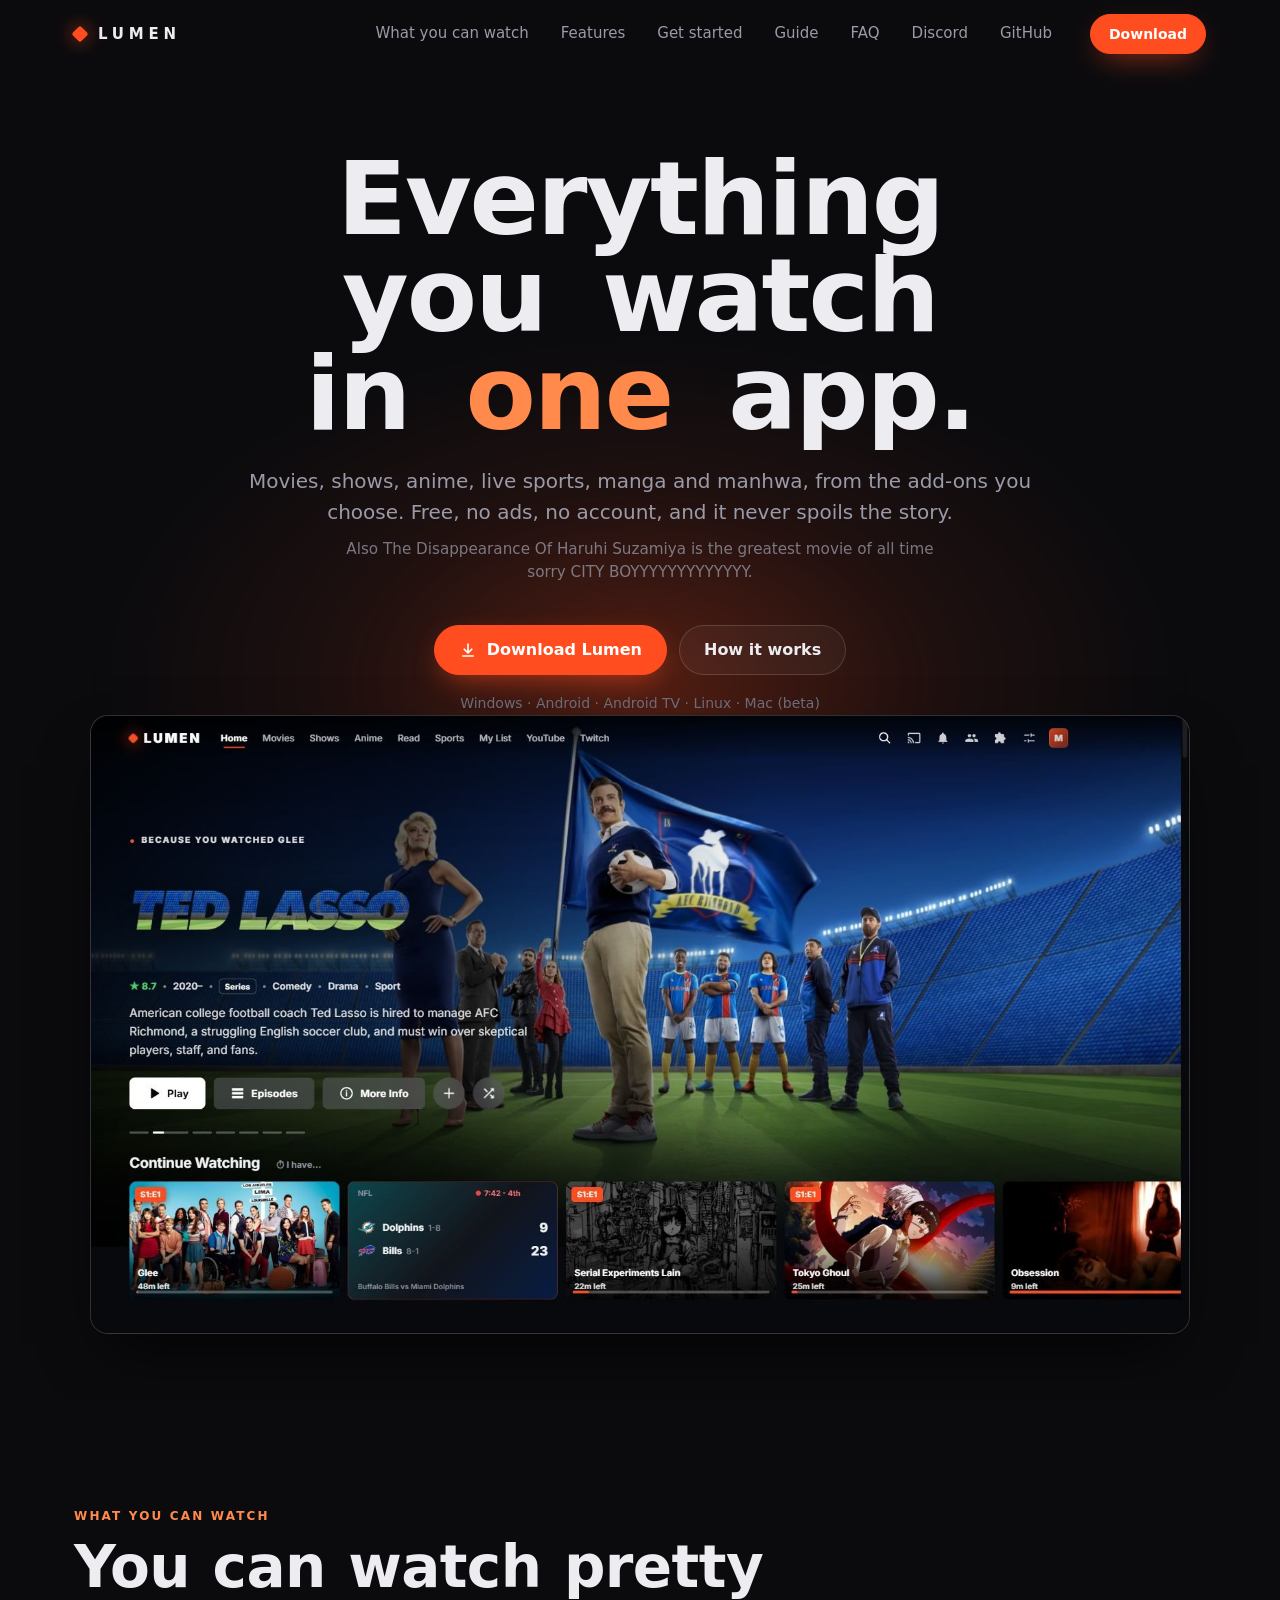
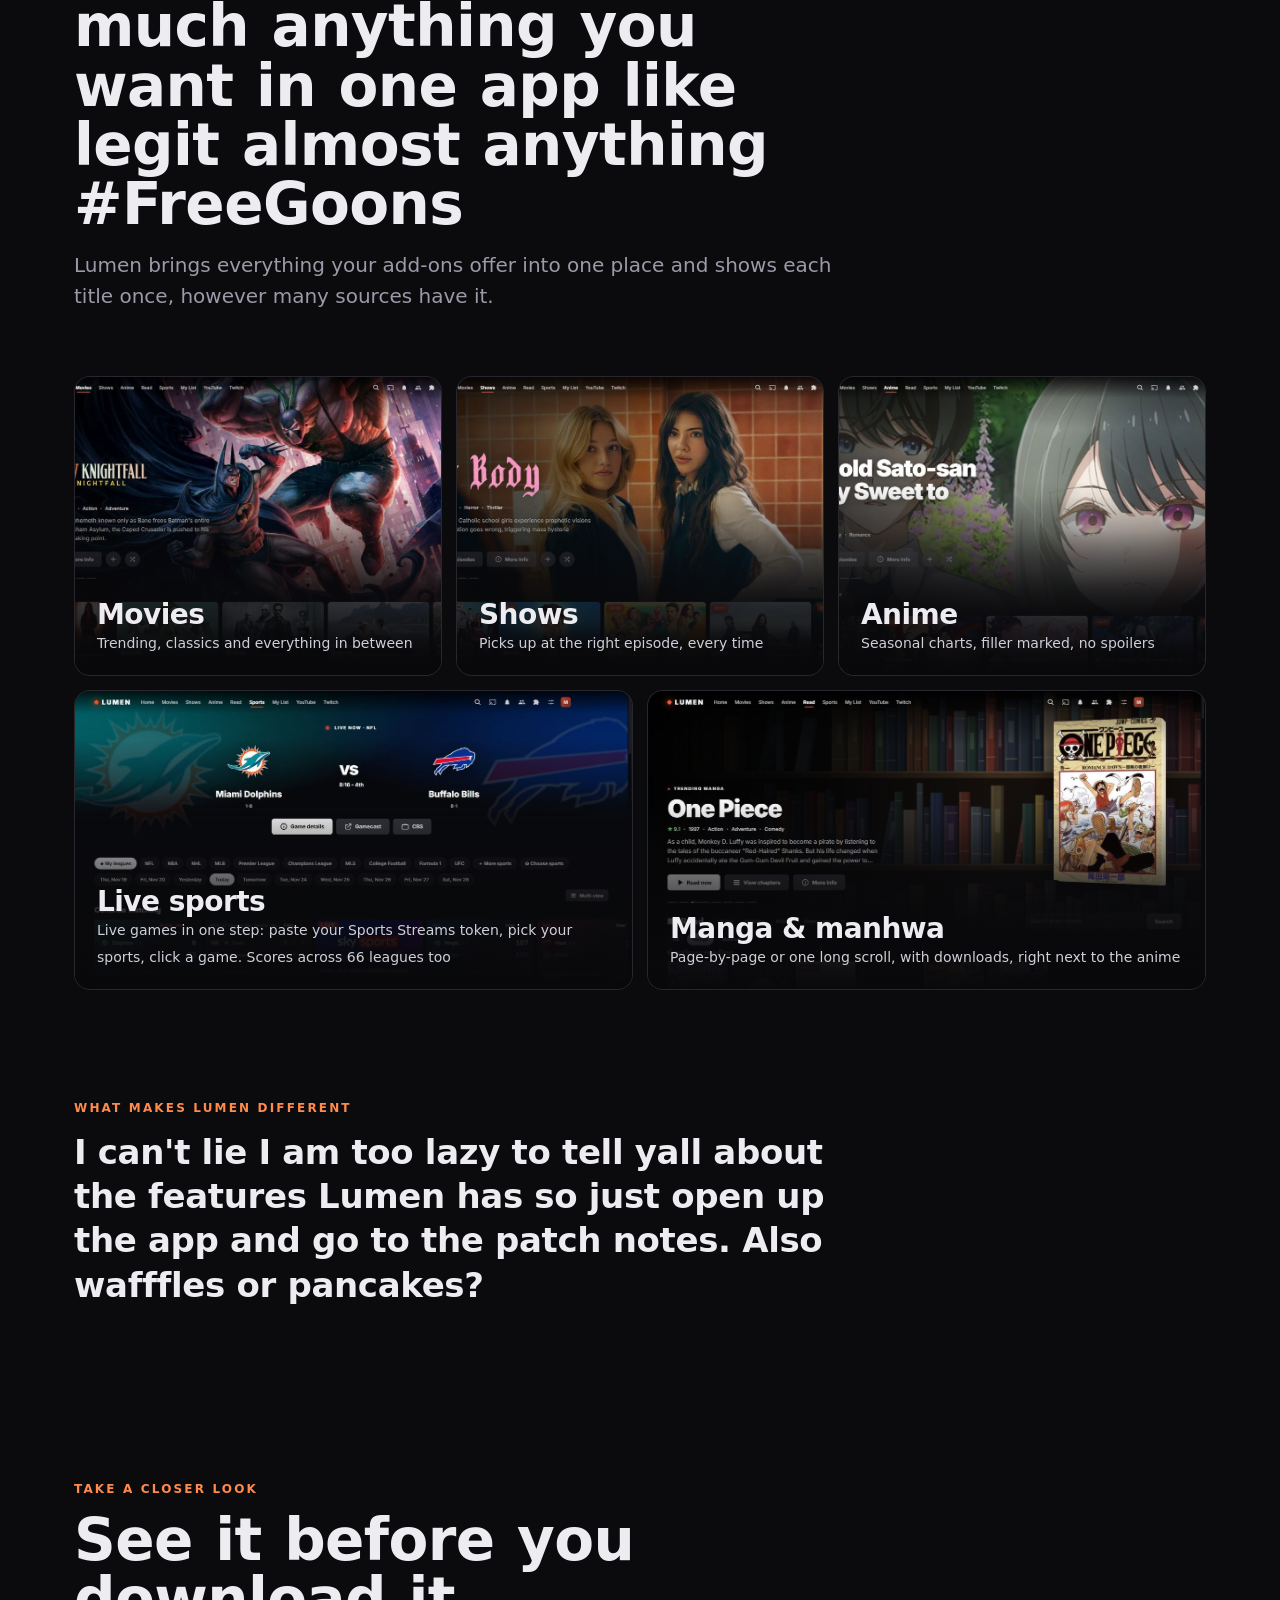
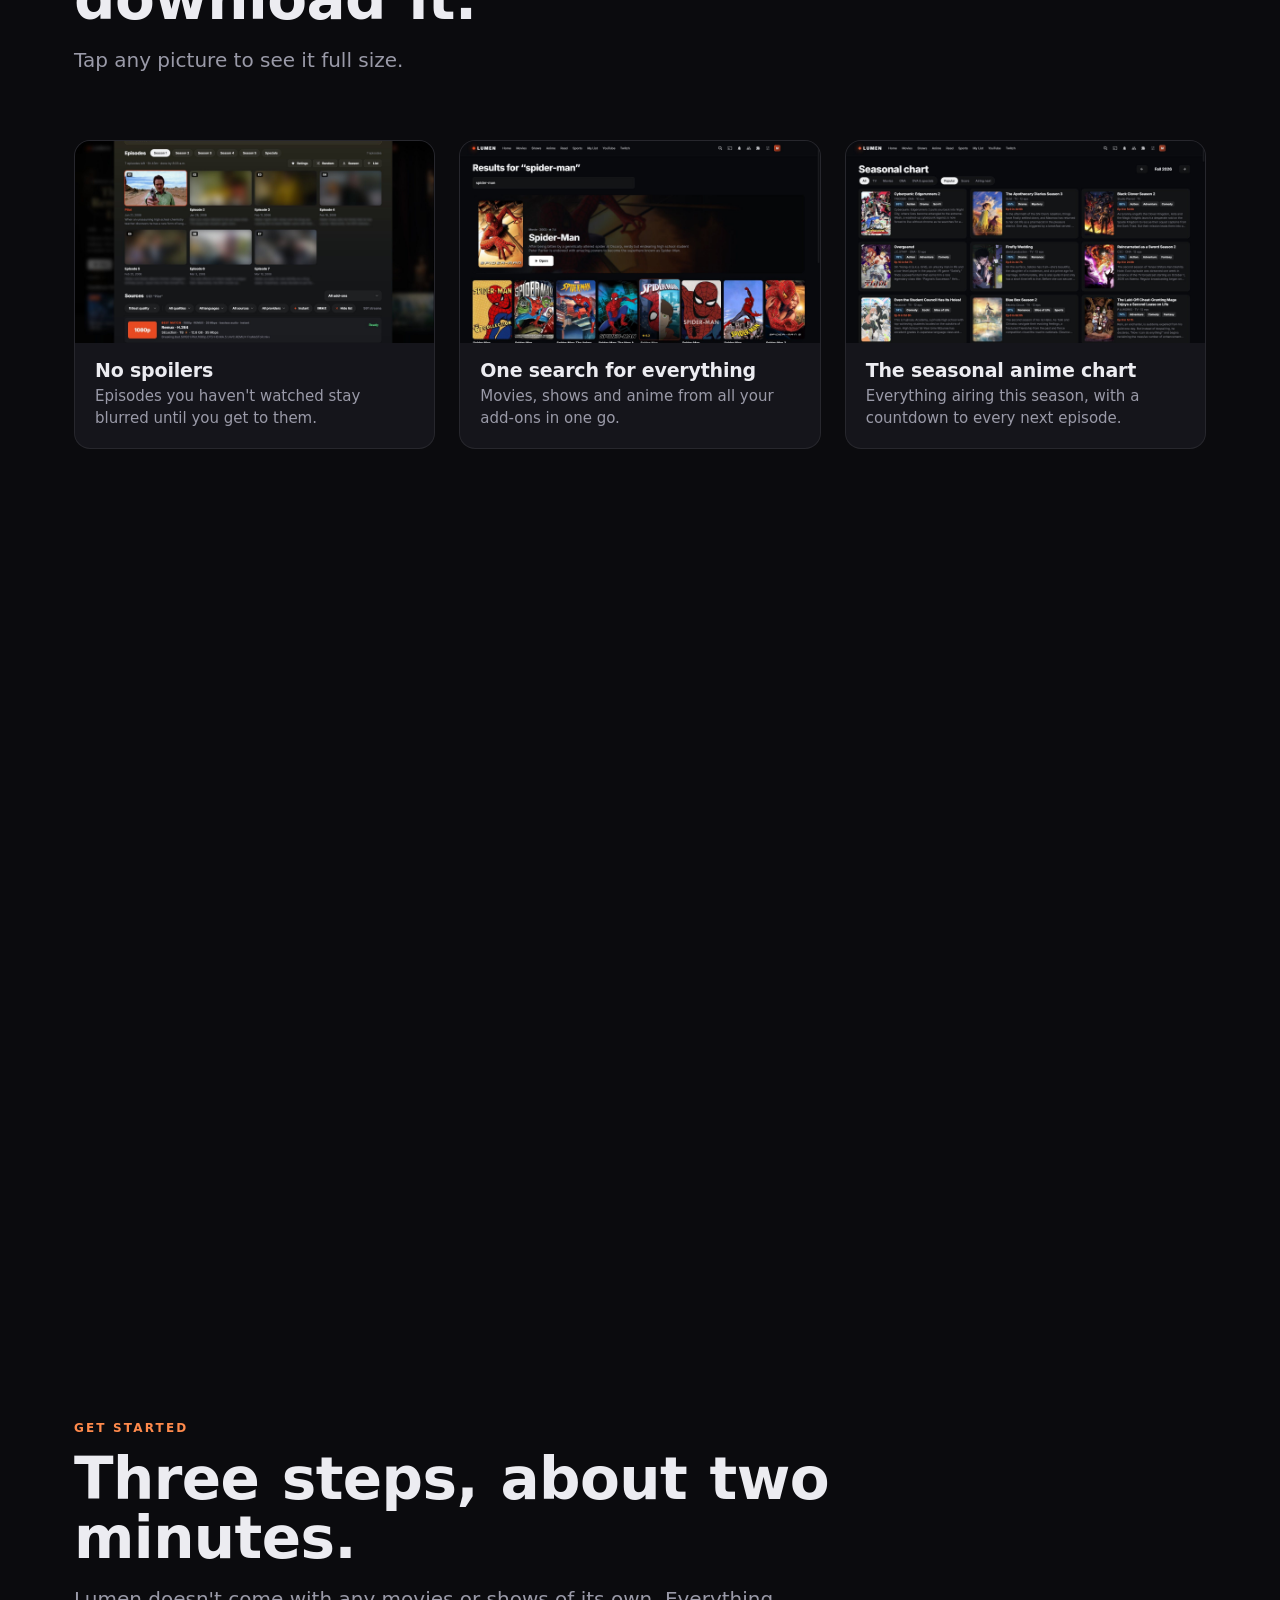
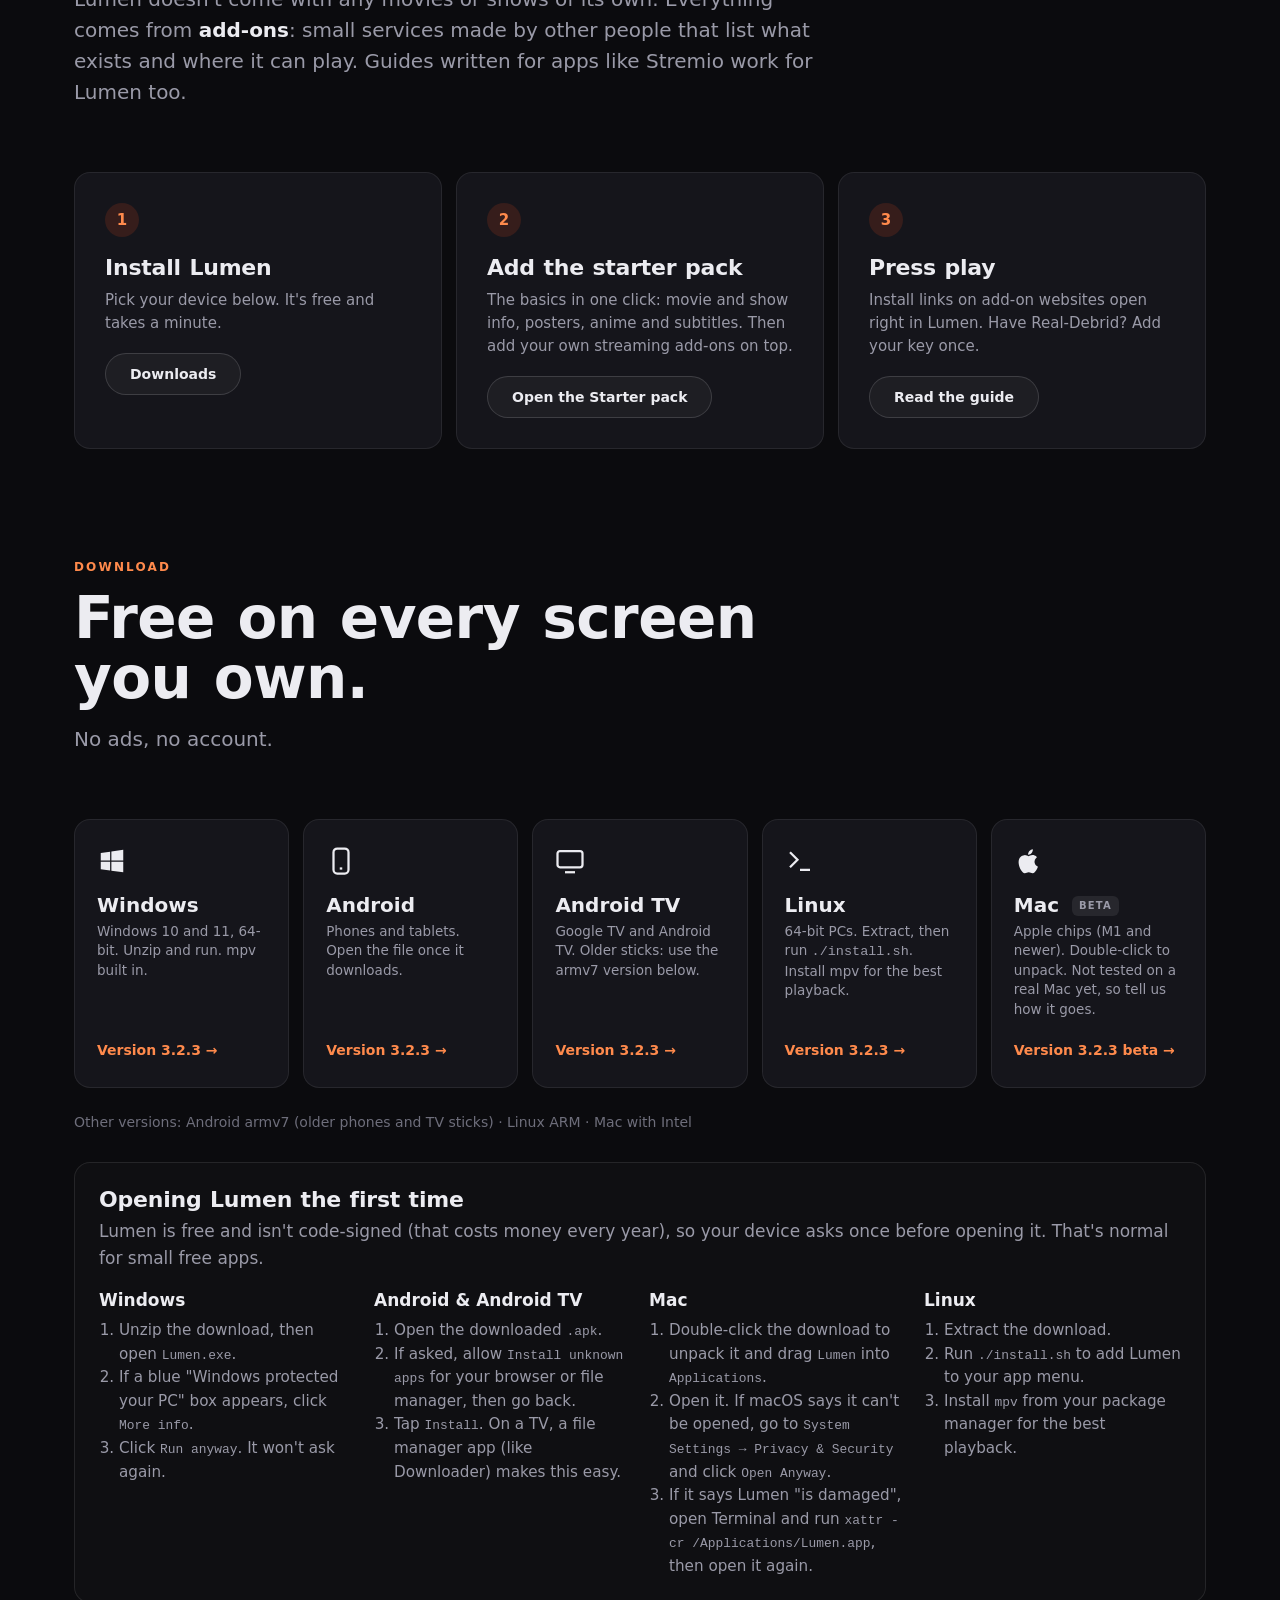
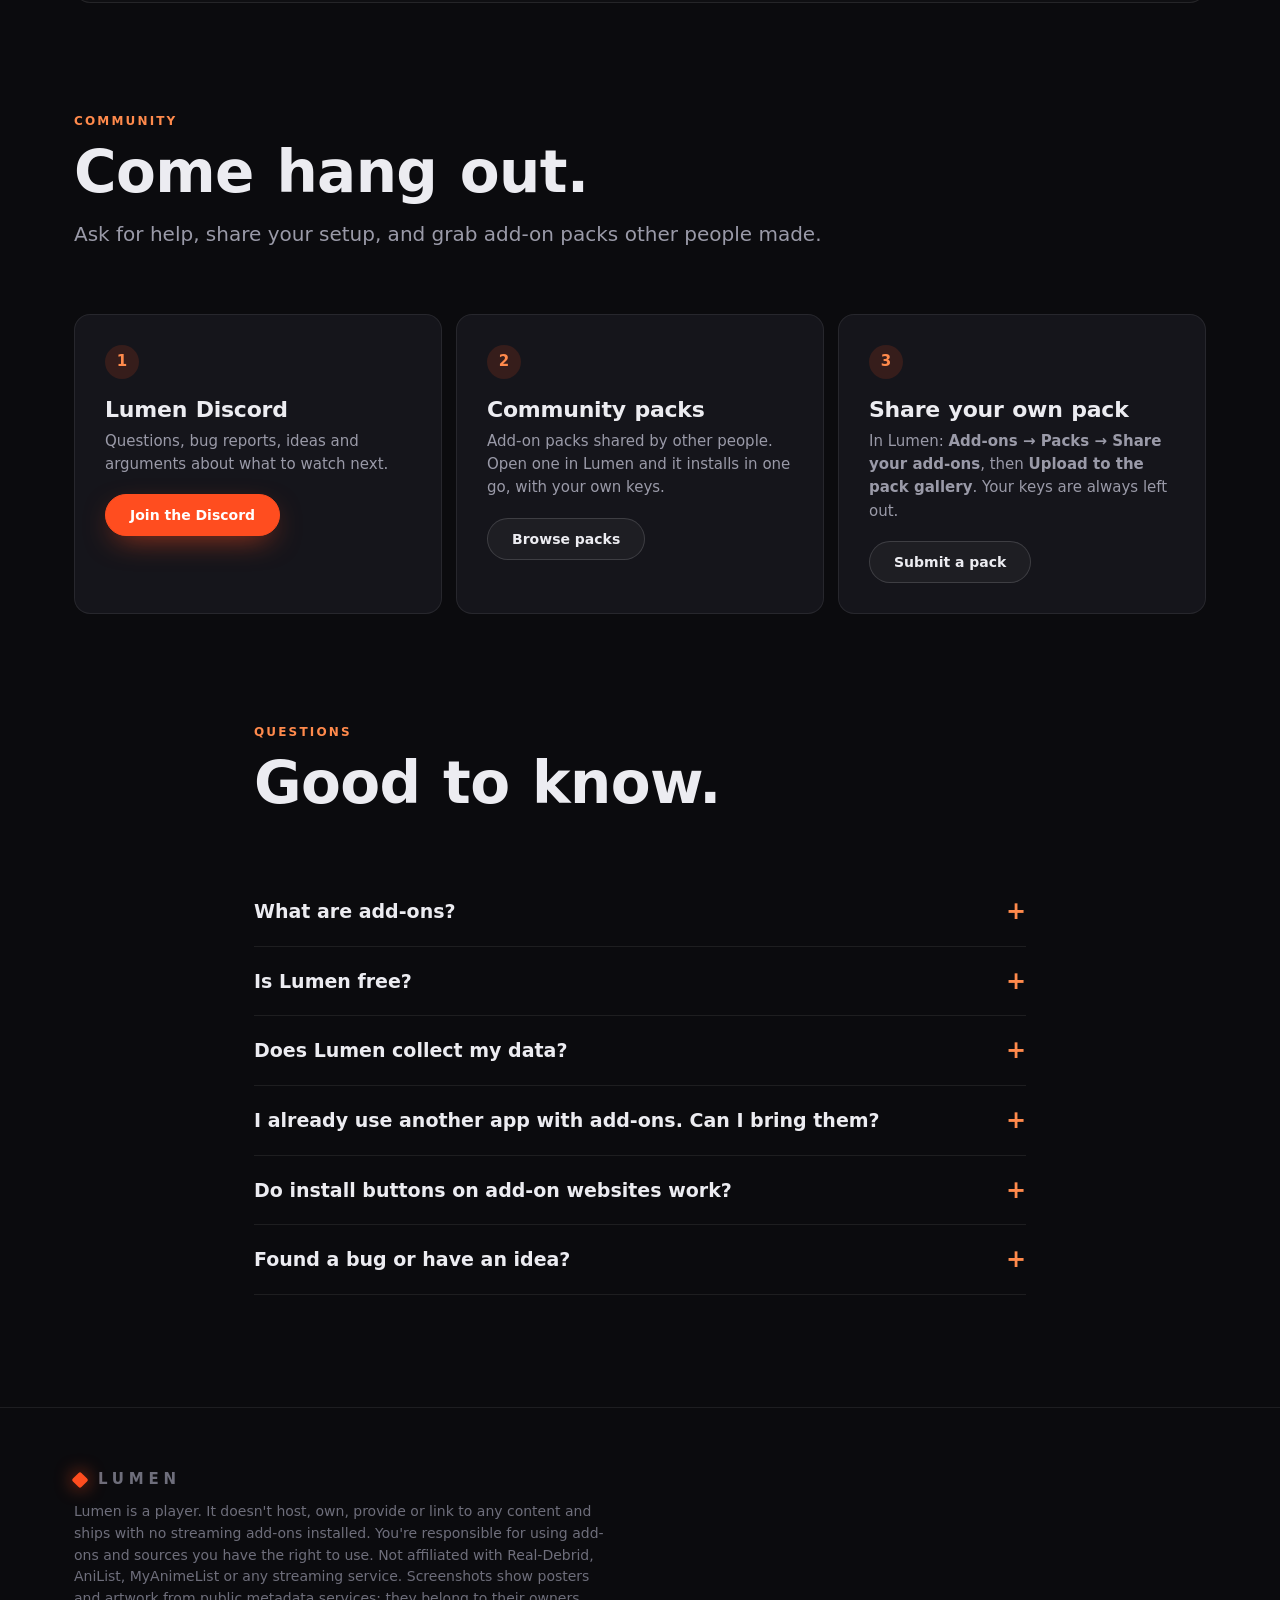
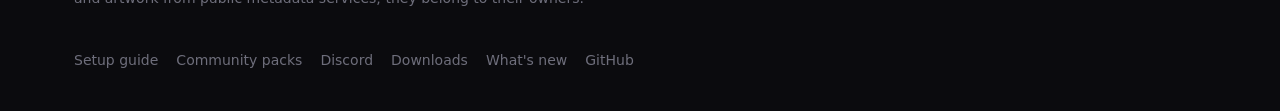
<file: docs/index.html>
<!DOCTYPE html>
<html lang="en">
<head>
<meta charset="utf-8">
<meta name="viewport" content="width=device-width, initial-scale=1">
<title>Lumen — movies, shows, anime, sports and manga in one app</title>
<meta name="description" content="Lumen is a free player for the open add-on ecosystem: movies, shows, anime, live sports, manga and manhwa on Windows, Android, Android TV, Linux and Mac. No ads, no account.">
<meta name="theme-color" content="#0b0b0e">
<meta property="og:title" content="Lumen">
<meta property="og:description" content="Movies, shows, anime, sports and manga in one app. Free, no ads, no account.">
<meta property="og:image" content="img/icon.png">
<link rel="icon" href="img/favicon.png">
<link rel="preconnect" href="https://api.fontshare.com">
<link href="https://api.fontshare.com/v2/css?f[]=clash-display@500,600,700&f[]=switzer@400,500,600,700&display=swap" rel="stylesheet">
<link rel="stylesheet" href="site.css">
</head>
<body>

<header class="nav" id="nav">
  <div class="wrap">
    <a class="logo" href="#top" aria-label="Lumen home"><i></i>LUMEN</a>
    <nav aria-label="Main">
      <a href="#watch">What you can watch</a><a href="#download">Features</a><a href="#start">Get started</a><a href="guide.html">Guide</a><a href="#faq">FAQ</a><a href="https://discord.gg/8ntxZ8CMrb" target="_blank" rel="noopener">Discord</a><a href="https://github.com/benderjohn513-cpu/Lumen">GitHub</a>
    </nav>
    <a class="btn pri" href="#download">Download</a>
  </div>
</header>

<main id="top">
<!-- HERO -->
<div class="hero">
  <div class="wrap hero-copy">
    <h1 aria-label="Everything you watch in one app.">
      <span class="word" aria-hidden="true">Everything</span> <span class="word" aria-hidden="true">you</span> <span class="word" aria-hidden="true">watch</span><br>
      <span class="word" aria-hidden="true">in</span> <span class="word" aria-hidden="true"><em>one</em></span> <span class="word" aria-hidden="true">app.</span>
    </h1>
    <p class="lead">Movies, shows, anime, live sports, manga and manhwa, from the add-ons you choose. Free, no ads, no account, and it never spoils the story.</p>
    <p class="lead haruhi">Also The Disappearance Of Haruhi Suzamiya is the greatest movie of all time sorry CITY BOYYYYYYYYYYYYY.</p>
    <div class="cta">
      <a class="btn pri" href="#download"><svg viewBox="0 0 24 24" fill="none" stroke="currentColor" stroke-width="2.2" stroke-linecap="round" stroke-linejoin="round"><path d="M12 4v12m0 0 5-5m-5 5-5-5M5 20h14"/></svg>Download Lumen</a>
      <a class="btn" href="guide.html">How it works</a>
    </div>
    <p class="plats">Windows · Android · Android TV · Linux · Mac (beta)</p>
  </div>

  <div class="wrap">
    <div class="win shot"><img src="img/app-home.jpg" width="1600" height="900" alt="Lumen's home screen: a featured show at the top and Continue Watching below, with a live game in the row"></div>
  </div>
</div>

<!-- CATEGORIES -->
<section id="watch">
  <div class="wrap">
    <div class="sh reveal"><span class="k">What you can watch</span><h2>You can watch pretty much anything you want in one app like legit almost anything #FreeGoons</h2>
      <p class="lead">Lumen brings everything your add-ons offer into one place and shows each title once, however many sources have it.</p></div>
    <div class="cats">
      <a class="cat reveal" href="#download">
        <div class="art"><img src="img/app-movies.jpg" alt="Lumen's Movies tab" loading="lazy"></div>
        <div class="lbl"><b>Movies</b><small>Trending, classics and everything in between</small></div>
      </a>
      <a class="cat reveal" href="#download">
        <div class="art"><img src="img/app-shows.jpg" alt="Lumen's Shows tab" loading="lazy"></div>
        <div class="lbl"><b>Shows</b><small>Picks up at the right episode, every time</small></div>
      </a>
      <a class="cat reveal" href="#download">
        <div class="art"><img src="img/app-anime.jpg" alt="Lumen's Anime tab" loading="lazy"></div>
        <div class="lbl"><b>Anime</b><small>Seasonal charts, filler marked, no spoilers</small></div>
      </a>
      <a class="cat wide reveal" href="guide.html#sports">
        <div class="art"><img src="img/app-sports.jpg" alt="Lumen's Sports tab with a live game" loading="lazy"></div>
        <div class="lbl"><b>Live sports</b><small>Live games in one step: paste your Sports Streams token, pick your sports, click a game. Scores across 66 leagues too</small></div>
      </a>
      <a class="cat wide reveal" href="#download">
        <div class="art"><img src="img/app-read.jpg" alt="Lumen's Read tab for manga and manhwa" loading="lazy"></div>
        <div class="lbl"><b>Manga &amp; manhwa</b><small>Page-by-page or one long scroll, with downloads, right next to the anime</small></div>
      </a>
    </div>
  </div>
</section>

<!-- FEATURES -->
<section id="story" style="padding-top:0">
  <div class="wrap">
    <div class="sh reveal"><span class="k">What makes Lumen different</span>
      <p class="lazy-note">I can't lie I am too lazy to tell yall about the features Lumen has so just open up the app and go to the patch notes. Also wafffles or pancakes?</p></div>
  </div>
</section>

<!-- GALLERY -->
<section id="look" style="padding-top:0">
  <div class="wrap">
    <div class="sh reveal"><span class="k">Take a closer look</span><h2>See it before you download it.</h2><p class="lead">Tap any picture to see it full size.</p></div>
    <div class="gal">
      <figure class="gl g4 reveal"><img src="img/app-episodes.jpg" width="1600" height="900" loading="lazy" alt="Episode list with unwatched episodes blurred to avoid spoilers"><figcaption><b>No spoilers</b>Episodes you haven't watched stay blurred until you get to them.</figcaption></figure>
      <figure class="gl g4 reveal"><img src="img/app-search.jpg" width="1600" height="900" loading="lazy" alt="Search results for Spider-Man from every add-on at once"><figcaption><b>One search for everything</b>Movies, shows and anime from all your add-ons in one go.</figcaption></figure>
      <figure class="gl g4 reveal"><img src="img/app-seasonal.jpg" width="1600" height="900" loading="lazy" alt="The seasonal anime chart with countdowns to the next episode"><figcaption><b>The seasonal anime chart</b>Everything airing this season, with a countdown to every next episode.</figcaption></figure>
    </div>
  </div>
</section>

<!-- ALL THE REST -->
<section style="padding-top:0">
  <div class="wrap">
    <div class="sh reveal"><span class="k">And all the little things</span><h2>Built to feel finished.</h2></div>
    <div class="feats reveal">
      <div class="ft"><b><svg viewBox="0 0 24 24" fill="none" stroke="currentColor" stroke-width="2"><path d="M4 7h16M4 12h16M4 17h10"/></svg>One feed</b><p>Rows mix every source and each title shows once, however many add-ons have it.</p></div>
      <div class="ft"><b><svg viewBox="0 0 24 24" fill="none" stroke="currentColor" stroke-width="2"><path d="M4 4h16v12H4zM9 20h6"/></svg>Phone, TV and PC in sync</b><p>Continue watching and My List follow you, through your own Google Drive. No Lumen account.</p></div>
      <div class="ft"><b><svg viewBox="0 0 24 24" fill="none" stroke="currentColor" stroke-width="2"><rect x="7" y="2" width="10" height="20" rx="2"/><path d="M11 18h2"/></svg>Phone as a remote</b><p>Scan a QR code and your phone controls the player on your PC.</p></div>
      <div class="ft"><b><svg viewBox="0 0 24 24" fill="none" stroke="currentColor" stroke-width="2"><circle cx="12" cy="12" r="9"/><path d="M12 3a9 9 0 0 0 0 18"/></svg>Your own themes</b><p>Build a theme in seconds and share it as a short code that works on PC, phone and TV.</p></div>
      <div class="ft"><b><svg viewBox="0 0 24 24" fill="none" stroke="currentColor" stroke-width="2"><path d="M12 3v12m0 0 4-4m-4 4-4-4M4 21h16"/></svg>Add-on packs</b><p>Install a whole set of add-ons in one click, or share yours. Keys are stripped out automatically.</p></div>
      <div class="ft"><b><svg viewBox="0 0 24 24" fill="none" stroke="currentColor" stroke-width="2"><rect x="4" y="10" width="16" height="10" rx="2"/><path d="M8 10V7a4 4 0 0 1 8 0v3"/></svg>Keys entered once</b><p>Add your Real-Debrid key once and every add-on that needs it uses it.</p></div>
      <div class="ft"><b><svg viewBox="0 0 24 24" fill="none" stroke="currentColor" stroke-width="2"><circle cx="12" cy="12" r="9"/><path d="M8 12h8M12 8v8"/></svg>Kids profiles</b><p>Separate profiles with their own history, list and limits.</p></div>
      <div class="ft"><b><svg viewBox="0 0 24 24" fill="none" stroke="currentColor" stroke-width="2"><path d="M5 12l4 4L19 6"/></svg>Episode ratings</b><p>See which episodes are the best before you press play, and rate them yourself.</p></div>
      <div class="ft"><b><svg viewBox="0 0 24 24" fill="none" stroke="currentColor" stroke-width="2"><path d="M4 6h16M4 12h16M4 18h16"/></svg>Made for the remote</b><p>The TV app is built for a remote from the first screen to the last.</p></div>
      <div class="ft"><b><svg viewBox="0 0 24 24" fill="none" stroke="currentColor" stroke-width="2"><rect x="3" y="5" width="18" height="14" rx="2"/><path d="M12 5v14"/></svg>Every version</b><p>Black &amp; white or colour, theatrical or extended, IMAX or widescreen. Switch mid-movie and keep your place.</p></div>
      <div class="ft"><b><svg viewBox="0 0 24 24" fill="none" stroke="currentColor" stroke-width="2"><path d="M4 7h11M4 12h7M4 17h11M17 9l3 3-3 3"/></svg>Episode orders</b><p>Watch Haruhi in broadcast or story order, or shuffle shows meant to be watched in any order.</p></div>
      <div class="ft"><b><svg viewBox="0 0 24 24" fill="none" stroke="currentColor" stroke-width="2"><circle cx="5" cy="12" r="2"/><circle cx="12" cy="12" r="2"/><circle cx="19" cy="12" r="2"/><path d="M7 12h3M14 12h3"/></svg>Story order</b><p>Franchises like Steins;Gate and Kara no Kyoukai in the order the story happens, not just the order they came out.</p></div>
    </div>
  </div>
</section>

<!-- GET STARTED -->
<section id="start" style="padding-top:0">
  <div class="wrap">
    <div class="sh reveal"><span class="k">Get started</span><h2>Three steps, about two minutes.</h2>
      <p class="lead">Lumen doesn't come with any movies or shows of its own. Everything comes from <b style="color:var(--text)">add-ons</b>: small services made by other people that list what exists and where it can play. Guides written for apps like Stremio work for Lumen too.</p></div>
    <div class="steps">
      <div class="step reveal"><h3>Install Lumen</h3><p>Pick your device below. It's free and takes a minute.</p><a class="btn" href="#download">Downloads</a></div>
      <div class="step reveal"><h3>Add the starter pack</h3><p>The basics in one click: movie and show info, posters, anime and subtitles. Then add your own streaming add-ons on top.</p><a class="btn" href="pack.html" id="starterBtn">Open the Starter pack</a></div>
      <div class="step reveal"><h3>Press play</h3><p>Install links on add-on websites open right in Lumen. Have Real-Debrid? Add your key once.</p><a class="btn" href="guide.html">Read the guide</a></div>
    </div>
  </div>
</section>

<!-- DOWNLOAD -->
<section id="download" style="padding-top:0">
  <div class="wrap">
    <div class="sh reveal"><span class="k">Download</span><h2>Free on every screen you own.</h2><p class="lead">No ads, no account.</p></div>
    <div class="dls">
      <a class="dl reveal" href="https://github.com/benderjohn513-cpu/Lumen/releases/latest/download/Lumen-Windows-3.2.3.zip" download><svg viewBox="0 0 24 24" fill="currentColor"><path d="M3 5.5l7.5-1v7H3zM11.5 4.3 21 3v8.5h-9.5zM3 12.5h7.5v7L3 18.5zM11.5 12.5H21V21l-9.5-1.3z"/></svg><b>Windows</b><small>Windows 10 and 11, 64-bit. Unzip and run. mpv built in.</small><span class="go">Version 3.2.3 →</span></a>
      <a class="dl reveal" href="https://github.com/benderjohn513-cpu/Lumen/releases/latest/download/Lumen-Android-3.2.3-arm64.apk" download><svg viewBox="0 0 24 24" fill="none" stroke="currentColor" stroke-width="1.8"><rect x="6" y="2" width="12" height="20" rx="3"/><path d="M11 18h2"/></svg><b>Android</b><small>Phones and tablets. Open the file once it downloads.</small><span class="go">Version 3.2.3 →</span></a>
      <a class="dl reveal" href="https://github.com/benderjohn513-cpu/Lumen/releases/latest/download/Lumen-Android-3.2.3-arm64.apk" download><svg viewBox="0 0 24 24" fill="none" stroke="currentColor" stroke-width="1.8"><rect x="2" y="4" width="20" height="13" rx="2"/><path d="M8 21h8"/></svg><b>Android TV</b><small>Google TV and Android TV. Older sticks: use the armv7 version below.</small><span class="go">Version 3.2.3 →</span></a>
      <a class="dl reveal" href="https://github.com/benderjohn513-cpu/Lumen/releases/latest/download/Lumen-Linux-3.2.3-x64.tar.xz" download><svg viewBox="0 0 24 24" fill="none" stroke="currentColor" stroke-width="1.8"><path d="M4 17l6-6-6-6M12 19h8"/></svg><b>Linux</b><small>64-bit PCs. Extract, then run <code>./install.sh</code>. Install mpv for the best playback.</small><span class="go">Version 3.2.3 →</span></a>
      <a class="dl reveal" href="https://github.com/benderjohn513-cpu/Lumen/releases/latest/download/Lumen-Mac-3.2.3-beta-arm64.tar.xz" download><svg viewBox="0 0 24 24" fill="currentColor"><path d="M16.4 12.6c0-2.4 2-3.5 2-3.6-1.1-1.6-2.8-1.8-3.4-1.8-1.4-.1-2.8.9-3.5.9s-1.9-.9-3.1-.8C6.8 7.3 5.3 8.2 4.5 9.6c-1.7 2.9-.4 7.3 1.2 9.7.8 1.2 1.8 2.5 3 2.4 1.2 0 1.7-.8 3.1-.8s1.9.8 3.1.8c1.3 0 2.1-1.2 2.9-2.4.9-1.4 1.3-2.7 1.3-2.8 0 0-2.6-1-2.7-3.9zM14.1 5.5c.6-.8 1.1-1.9 1-3-1 0-2.1.7-2.8 1.5-.6.7-1.1 1.8-1 2.9 1.1.1 2.1-.6 2.8-1.4z"/></svg><b>Mac <span class="tag">Beta</span></b><small>Apple chips (M1 and newer). Double-click to unpack. Not tested on a real Mac yet, so tell us how it goes.</small><span class="go">Version 3.2.3 beta →</span></a>
    </div>
    <p class="note dl-more">Other versions: <a href="https://github.com/benderjohn513-cpu/Lumen/releases/latest/download/Lumen-Android-3.2.3-armv7.apk" download>Android armv7</a> (older phones and TV sticks) · <a href="https://github.com/benderjohn513-cpu/Lumen/releases/latest/download/Lumen-Linux-3.2.3-arm64.tar.xz" download>Linux ARM</a> · <a href="https://github.com/benderjohn513-cpu/Lumen/releases/latest/download/Lumen-Mac-3.2.3-beta-x64.tar.xz" download>Mac with Intel</a></p>
    <div class="firstrun reveal" id="first-launch">
      <h3>Opening Lumen the first time</h3>
      <p>Lumen is free and isn't code-signed (that costs money every year), so your device asks once before opening it. That's normal for small free apps.</p>
      <div class="fr-grid">
        <div><b>Windows</b><ol><li>Unzip the download, then open <code>Lumen.exe</code>.</li><li>If a blue "Windows protected your PC" box appears, click <code>More info</code>.</li><li>Click <code>Run anyway</code>. It won't ask again.</li></ol></div>
        <div><b>Android &amp; Android TV</b><ol><li>Open the downloaded <code>.apk</code>.</li><li>If asked, allow <code>Install unknown apps</code> for your browser or file manager, then go back.</li><li>Tap <code>Install</code>. On a TV, a file manager app (like Downloader) makes this easy.</li></ol></div>
        <div><b>Mac</b><ol><li>Double-click the download to unpack it and drag <code>Lumen</code> into <code>Applications</code>.</li><li>Open it. If macOS says it can't be opened, go to <code>System Settings → Privacy &amp; Security</code> and click <code>Open Anyway</code>.</li><li>If it says Lumen "is damaged", open Terminal and run <code>xattr -cr /Applications/Lumen.app</code>, then open it again.</li></ol></div>
        <div><b>Linux</b><ol><li>Extract the download.</li><li>Run <code>./install.sh</code> to add Lumen to your app menu.</li><li>Install <code>mpv</code> from your package manager for the best playback.</li></ol></div>
      </div>
    </div>
  </div>
</section>

<!-- COMMUNITY -->
<section id="community" style="padding-top:0">
  <div class="wrap">
    <div class="sh reveal"><span class="k">Community</span><h2>Come hang out.</h2>
      <p class="lead">Ask for help, share your setup, and grab add-on packs other people made.</p></div>
    <div class="steps">
      <div class="step reveal"><h3>Lumen Discord</h3><p>Questions, bug reports, ideas and arguments about what to watch next.</p><a class="btn pri" href="https://discord.gg/8ntxZ8CMrb" target="_blank" rel="noopener">Join the Discord</a></div>
      <div class="step reveal"><h3>Community packs</h3><p>Add-on packs shared by other people. Open one in Lumen and it installs in one go, with your own keys.</p><a class="btn" href="packs.html">Browse packs</a></div>
      <div class="step reveal"><h3>Share your own pack</h3><p>In Lumen: <b>Add-ons → Packs → Share your add-ons</b>, then <b>Upload to the pack gallery</b>. Your keys are always left out.</p><a class="btn" href="https://github.com/benderjohn513-cpu/Lumen/issues/new?template=pack.yml" target="_blank" rel="noopener">Submit a pack</a></div>
    </div>
  </div>
</section>

<!-- FAQ -->
<section id="faq" style="padding-top:0">
  <div class="wrap faq">
    <div class="sh reveal"><span class="k">Questions</span><h2>Good to know.</h2></div>
    <details><summary>What are add-ons?</summary><p>Lumen is the player; add-ons are where everything comes from. An add-on is a small online service, made by someone else, that tells Lumen what exists (movie and show info, posters, catalogs, subtitles) and, for some add-ons, where it can be played. You add one by pasting its link (it ends in <code>manifest.json</code>) into <b>Add-ons</b>, by pressing Install on an add-on's website, or by adding a whole pack at once. Lumen works with the same add-ons as apps like Stremio, so any guide for those works here too. The <a href="pack.html">Starter pack</a> gives you the basics in one click.</p></details>
    <details><summary>Is Lumen free?</summary><p>Is grass green? Is the sky blue? Yes. Some add-ons work with paid services like Real-Debrid, but Lumen itself costs nothing and has no ads.</p></details>
    <details><summary>Does Lumen collect my data?</summary><p>I could care less about your data so don't worry about that. No accounts and no analytics. Your history and settings stay on your device. Sync is optional and uses your own Google Drive.</p></details>
    <details><summary>I already use another app with add-ons. Can I bring them?</summary><p>Yes. Lumen uses the same add-ons as apps like Stremio. On a PC it can copy your add-ons, library and Continue Watching without changing anything in the other app, and any add-on's manifest link works too. See the <a href="guide.html">setup guide</a>.</p></details>
    <details><summary>Do install buttons on add-on websites work?</summary><p>Yes. Turn on <b>Settings → Open add-on install links in Lumen</b>, and the Install button on an add-on's website opens Lumen and asks if you want to add it.</p></details>
    <details><summary>Found a bug or have an idea?</summary><p>Come say it in the <a href="https://discord.gg/8ntxZ8CMrb" target="_blank" rel="noopener">Lumen Discord</a>, or open an issue on <a href="https://github.com/benderjohn513-cpu/Lumen/issues">GitHub</a>.</p></details>
  </div>
</section>
</main>

<footer>
  <div class="wrap">
    <p><span class="logo" style="margin-bottom:14px"><i></i>LUMEN</span>Lumen is a player. It doesn't host, own, provide or link to any content and ships with no streaming add-ons installed. You're responsible for using add-ons and sources you have the right to use. Not affiliated with Real-Debrid, AniList, MyAnimeList or any streaming service. Screenshots show posters and artwork from public metadata services; they belong to their owners.</p>
    <nav aria-label="Footer"><a href="guide.html">Setup guide</a><a href="packs.html">Community packs</a><a href="https://discord.gg/8ntxZ8CMrb" target="_blank" rel="noopener">Discord</a><a href="index.html#download">Downloads</a><a href="https://github.com/benderjohn513-cpu/Lumen/blob/main/CHANGELOG.md">What's new</a><a href="https://github.com/benderjohn513-cpu/Lumen">GitHub</a></nav>
  </div>
</footer>

<script>
/* made-up poster art, drawn in code (no real titles, no images) */
(function () {
  var P = [
    ['Night Signal', '#0d1b2a', '#1b263b', '#e0e1dd', 'moon', 62],
    ['Paper Moon Club', '#3a0ca3', '#7209b7', '#f6bd60', 'rings', 30],
    ['Low Tide', '#003049', '#0a9396', '#ee9b00', 'waves', 85],
    ['Saltwater Kings', '#2b2d42', '#ef233c', '#edf2f4', 'stripe', 12],
    ['Ninth Orbit', '#10002b', '#5a189a', '#e0aaff', 'orbit', 0],
    ['Glasshouse', '#283618', '#606c38', '#fefae0', 'grid', 0],
    ['Kite Season', '#ff9f1c', '#ffbf69', '#2ec4b6', 'kite', 0],
    ['Red Line', '#14213d', '#fca311', '#e5e5e5', 'line', 0],
    ['Hollow Bell', '#1d1d1d', '#6d597a', '#eaac8b', 'bell', 0],
    ['Overpass', '#22223b', '#4a4e69', '#f2e9e4', 'bridge', 0],
    ['Sunday Arcade', '#ff006e', '#8338ec', '#ffbe0b', 'rings', 0],
    ['Quiet Harbor', '#0b3954', '#087e8b', '#bfd7ea', 'waves', 0]
  ];
  function art(p) {
    var a = p[1], b = p[2], c = p[3], m = p[4], s = '';
    if (m === 'moon') s = '<circle cx="70" cy="50" r="22" fill="' + c + '"/><circle cx="78" cy="44" r="20" fill="' + b + '"/><path d="M0 120 L30 92 L55 110 L80 86 L100 104 V150 H0Z" fill="' + a + '"/>';
    if (m === 'rings') s = '<circle cx="50" cy="62" r="34" fill="none" stroke="' + c + '" stroke-width="5"/><circle cx="50" cy="62" r="20" fill="none" stroke="' + c + '" stroke-opacity=".6" stroke-width="5"/><circle cx="50" cy="62" r="7" fill="' + c + '"/>';
    if (m === 'waves') s = '<circle cx="50" cy="48" r="20" fill="' + c + '"/><path d="M0 90 q12-8 25 0t25 0 25 0 25 0V150H0Z" fill="' + a + '" opacity=".8"/><path d="M0 105 q12-8 25 0t25 0 25 0 25 0V150H0Z" fill="' + a + '"/>';
    if (m === 'stripe') s = '<rect x="-20" y="60" width="160" height="18" fill="' + c + '" transform="rotate(-30 50 75)"/><rect x="-20" y="88" width="160" height="6" fill="' + c + '" opacity=".6" transform="rotate(-30 50 75)"/>';
    if (m === 'orbit') s = '<ellipse cx="50" cy="66" rx="40" ry="14" fill="none" stroke="' + c + '" stroke-width="2.5" transform="rotate(-20 50 66)"/><circle cx="50" cy="66" r="16" fill="' + c + '"/><circle cx="86" cy="52" r="4" fill="' + c + '"/>';
    if (m === 'grid') s = '<g stroke="' + c + '" stroke-opacity=".5" stroke-width="2"><path d="M10 40h80M10 65h80M10 90h80M30 30v80M55 30v80M80 30v80"/></g><path d="M10 30 L50 8 L90 30Z" fill="' + c + '"/>';
    if (m === 'kite') s = '<path d="M50 20 L74 54 L50 96 L26 54Z" fill="' + c + '"/><path d="M50 96 q-10 20 4 40" stroke="' + a + '" stroke-width="2.5" fill="none"/>';
    if (m === 'line') s = '<path d="M0 110 L40 70 L60 86 L100 40" stroke="' + b + '" stroke-width="6" fill="none"/><circle cx="100" cy="40" r="6" fill="' + c + '"/>';
    if (m === 'bell') s = '<path d="M30 80 Q30 36 50 32 Q70 36 70 80Z" fill="' + c + '"/><rect x="26" y="78" width="48" height="6" rx="3" fill="' + c + '"/><circle cx="50" cy="90" r="5" fill="' + c + '"/>';
    if (m === 'bridge') s = '<path d="M0 70 Q50 30 100 70" stroke="' + c + '" stroke-width="4" fill="none"/><rect x="0" y="70" width="100" height="5" fill="' + c + '"/><g stroke="' + c + '" stroke-width="2"><path d="M20 58v12M35 50v20M50 47v23M65 50v20M80 58v12"/></g>';
    return '<svg viewBox="0 0 100 150" preserveAspectRatio="xMidYMid slice" aria-hidden="true"><defs><linearGradient id="g' + p[0].length + m + '" x1="0" y1="0" x2="0" y2="1"><stop offset="0" stop-color="' + b + '"/><stop offset="1" stop-color="' + a + '"/></linearGradient></defs><rect width="100" height="150" fill="url(#g' + p[0].length + m + ')"/>' + s + '<rect y="96" width="100" height="54" fill="url(#fade)"/></svg>';
  }
  var defs = '<svg width="0" height="0" style="position:absolute"><defs><linearGradient id="fade" x1="0" y1="0" x2="0" y2="1"><stop offset="0" stop-color="#000" stop-opacity="0"/><stop offset="1" stop-color="#000" stop-opacity=".7"/></linearGradient></defs></svg>';
  document.body.insertAdjacentHTML('afterbegin', defs);
  var rows = { cw: P.slice(0, 6), rec: P.slice(6, 12) }, delay = 0.9;
  document.querySelectorAll('[data-row]').forEach(function (el) {
    var h = '';
    rows[el.getAttribute('data-row')].forEach(function (p, i) {
      h += '<div class="pst" style="animation-delay:' + (delay + i * 0.05).toFixed(2) + 's">' + art(p) + '<span>' + p[0] + '</span>' + (p[5] ? '<i class="pg" style="width:' + p[5] + '%"></i>' : '') + '</div>';
    });
    delay += 0.25; el.innerHTML = h;
  });
  document.querySelectorAll('.hero .word').forEach(function (w, i) { w.style.animationDelay = (0.05 + i * 0.06) + 's'; });
  var nav = document.getElementById('nav');
  addEventListener('scroll', function () { nav.classList.toggle('solid', scrollY > 30); }, { passive: true });
  if ('IntersectionObserver' in window) {
    var io = new IntersectionObserver(function (es) { es.forEach(function (e) { if (e.isIntersecting) { e.target.classList.add('in'); io.unobserve(e.target); } }); }, { threshold: 0.12 });
    document.querySelectorAll('.reveal').forEach(function (el, i) { el.style.transitionDelay = ((i % 3) * 50) + 'ms'; io.observe(el); });
  } else document.querySelectorAll('.reveal').forEach(function (el) { el.classList.add('in'); });
  /* the official starter pack */
  fetch('packs.json').then(function (r) { return r.json(); }).then(function (j) {
    var s = (j.packs || []).filter(function (p) { return p.official; })[0];
    if (s) document.getElementById('starterBtn').href = s.link;
  }).catch(function () {});
})();
</script>
<script src="lightbox.js" defer></script>
</body>
</html>
</file>
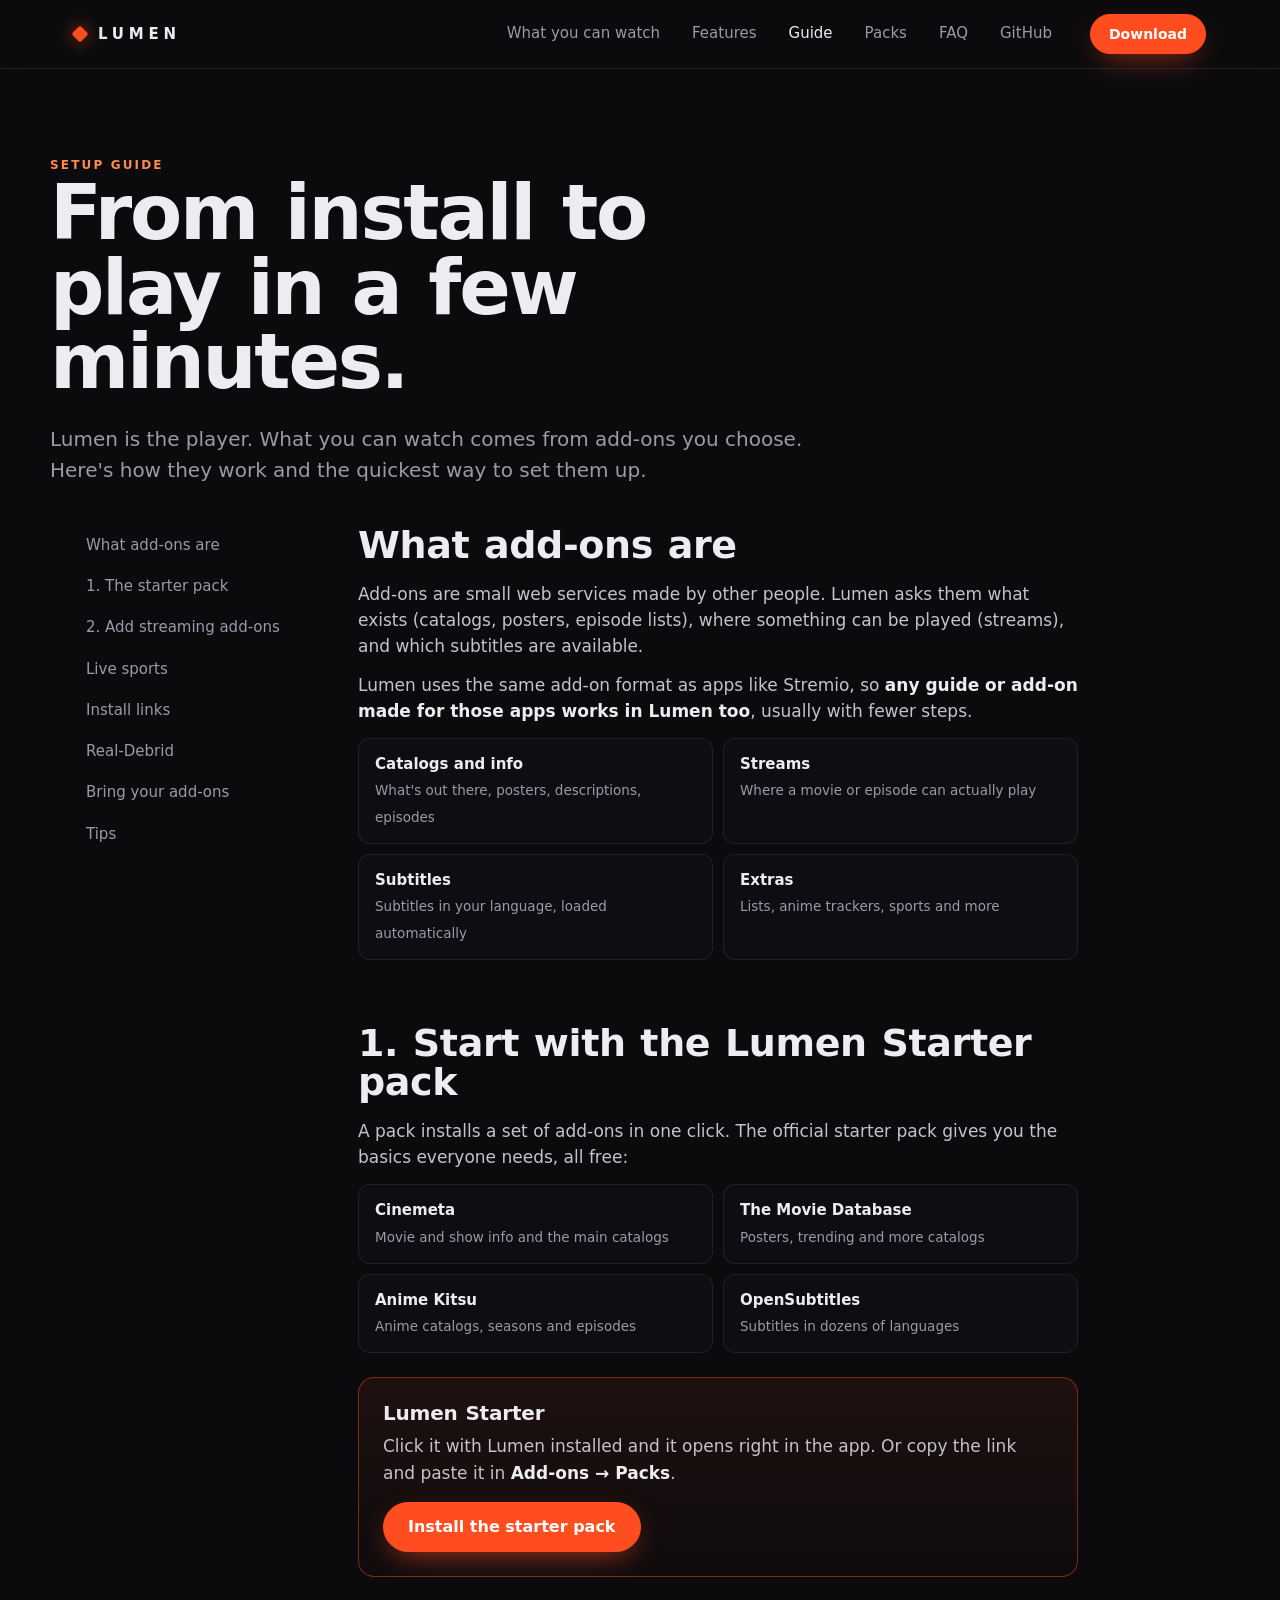
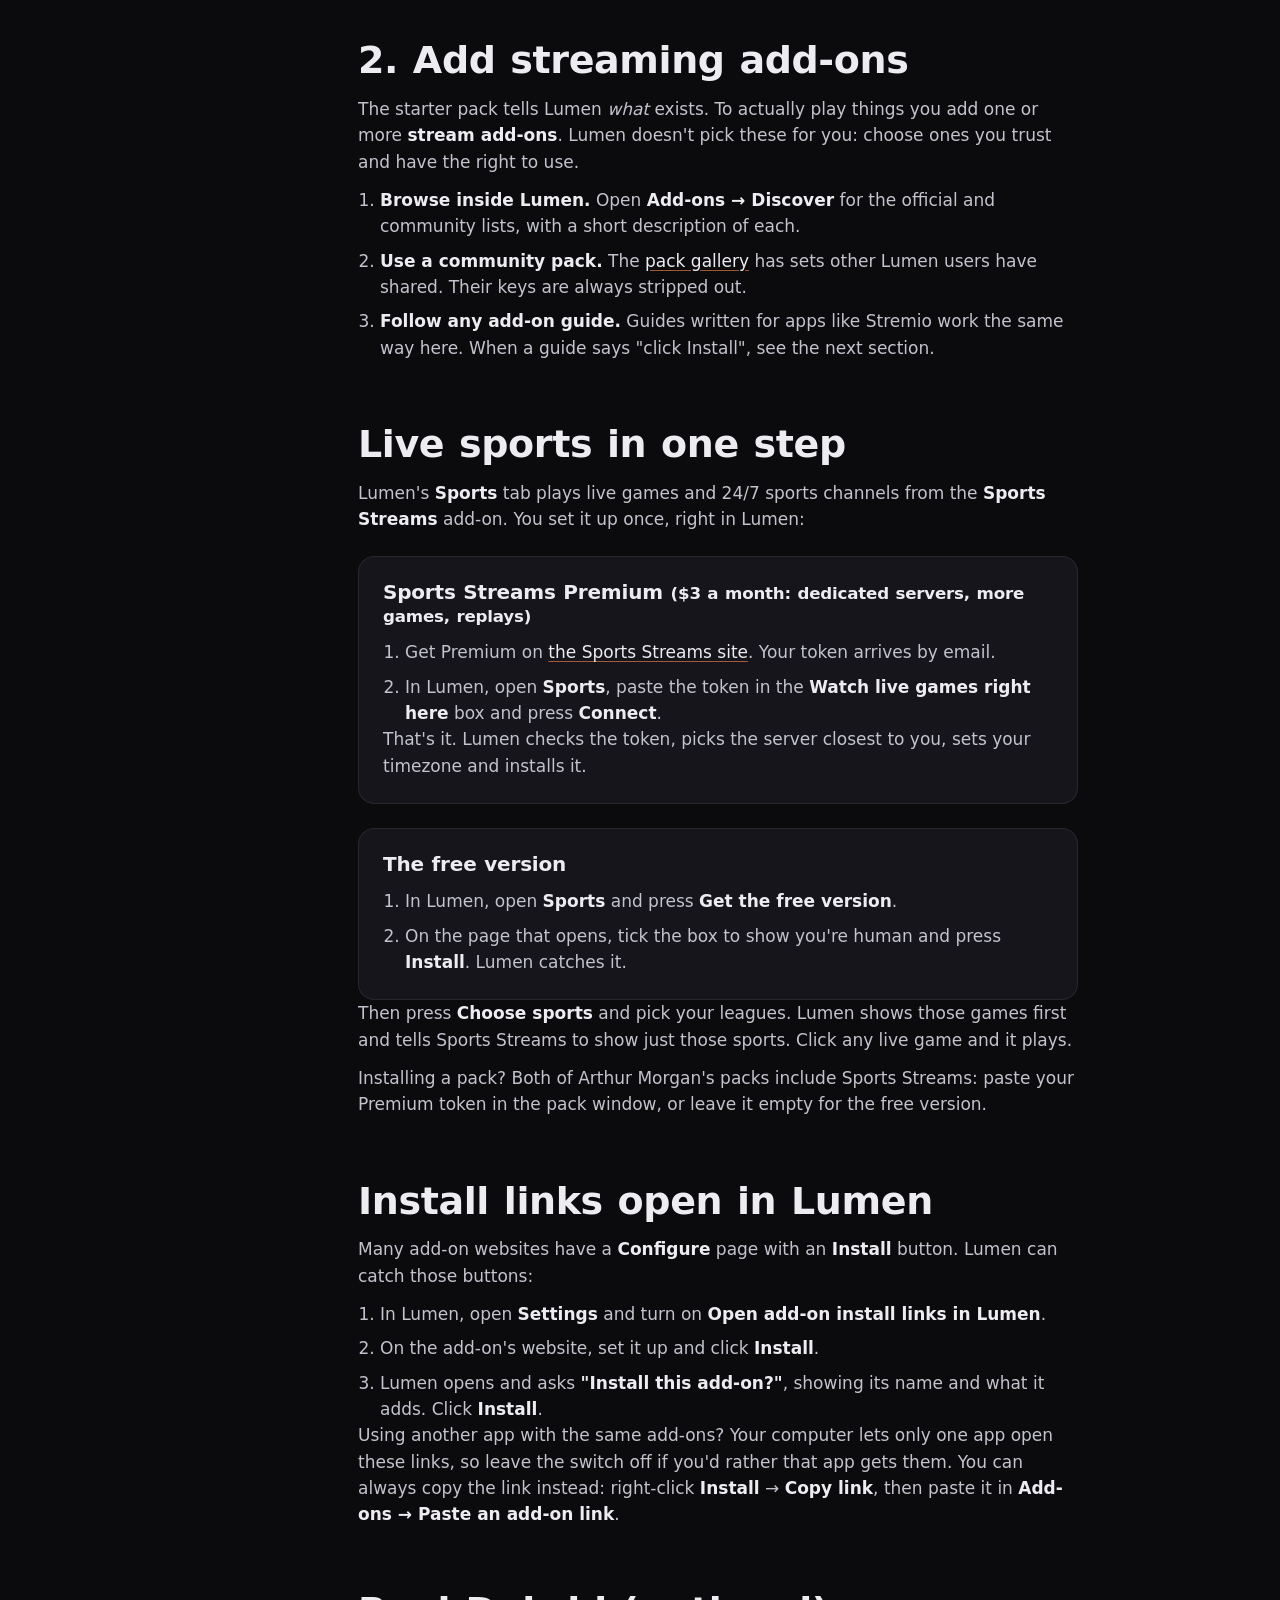
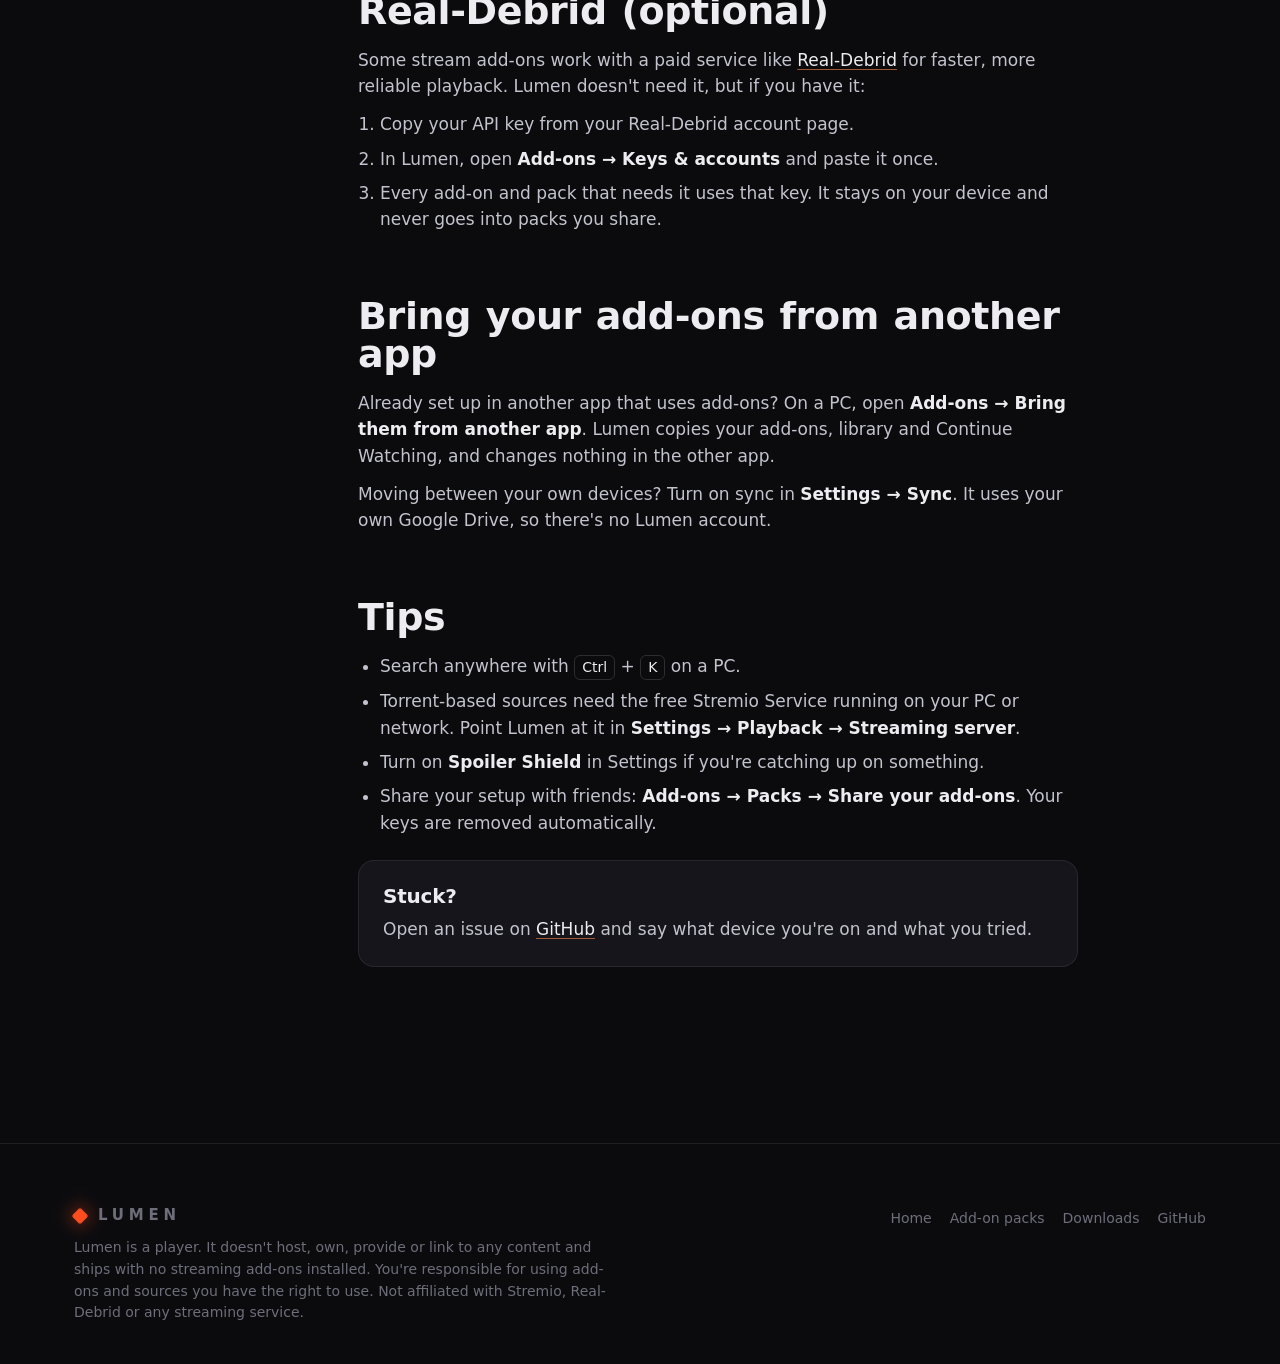
<file: docs/guide.html>
<!DOCTYPE html>
<html lang="en">
<head>
<meta charset="utf-8">
<meta name="viewport" content="width=device-width, initial-scale=1">
<title>Setup guide — Lumen</title>
<meta name="description" content="Set up Lumen in a few minutes: what add-ons are, the starter pack, install links, Real-Debrid and bringing your add-ons from another app.">
<meta name="theme-color" content="#0b0b0e">
<link rel="icon" href="img/favicon.png">
<link rel="preconnect" href="https://api.fontshare.com">
<link href="https://api.fontshare.com/v2/css?f[]=clash-display@500,600,700&f[]=switzer@400,500,600,700&display=swap" rel="stylesheet">
<link rel="stylesheet" href="site.css">
<style>
.g-hero{padding:150px 0 var(--s4)}
.g-hero h1{font-size:clamp(42px,6vw,76px);letter-spacing:-.03em;line-height:.98;max-width:14ch}
.g-hero .lead{margin-top:var(--s3)}
.g{display:grid;grid-template-columns:220px 1fr;gap:var(--s5);padding-bottom:var(--s6)}
.toc{position:sticky;top:96px;align-self:start;display:flex;flex-direction:column;gap:2px}
.toc a{padding:8px 12px;border-radius:10px;color:var(--muted);font-size:15px;transition:color var(--fast),background var(--fast)}
.toc a:hover{color:var(--text);background:rgba(255,255,255,.05)}
.doc{max-width:720px}
.doc section{padding:0 0 var(--s5);scroll-margin-top:96px}
.doc h2{font-size:clamp(28px,3.4vw,38px);margin-bottom:var(--s2)}
.doc p,.doc li{color:#c3c3cd;font-size:17px}
.doc p+p{margin-top:12px}
.doc ol,.doc ul{padding-left:22px;margin-top:12px;display:flex;flex-direction:column;gap:8px}
.doc b{color:var(--text)}
.doc a:not(.btn){color:var(--text);text-decoration:underline;text-underline-offset:3px;text-decoration-color:rgba(255,138,76,.6)}
.doc code{font:14px/1.4 ui-monospace,SFMono-Regular,Menlo,monospace;background:rgba(255,255,255,.07);padding:2px 6px;border-radius:6px;color:#ffd0b8}
.box{margin-top:var(--s3);padding:24px;border-radius:var(--r2);background:var(--card);border:1px solid var(--line)}
.box.acc{border-color:rgba(255,77,31,.45);background:linear-gradient(180deg,rgba(255,77,31,.08),rgba(255,77,31,.02))}
.box h3{font-size:20px;margin-bottom:8px}
.box .btn{margin-top:16px}
.list{display:grid;grid-template-columns:1fr 1fr;gap:10px;margin-top:14px}
.list div{padding:14px 16px;border-radius:12px;background:#0e0e12;border:1px solid var(--line)}
.list b{display:block;font-size:15px}.list small{color:var(--muted);font-size:13.5px}
.kbd{display:inline-block;padding:1px 7px;border-radius:6px;border:1px solid var(--line2);font-size:14px;color:var(--text)}
@media(max-width:860px){.g{grid-template-columns:1fr}.toc{display:none}.list{grid-template-columns:1fr}}
</style>
</head>
<body>
<header class="nav solid" id="nav">
  <div class="wrap">
    <a class="logo" href="index.html" aria-label="Lumen home"><i></i>LUMEN</a>
    <nav aria-label="Main"><a href="index.html#watch">What you can watch</a><a href="index.html#story">Features</a><a href="guide.html" aria-current="page" style="color:var(--text)">Guide</a><a href="packs.html">Packs</a><a href="index.html#faq">FAQ</a><a href="https://github.com/benderjohn513-cpu/Lumen">GitHub</a></nav>
    <a class="btn pri" href="index.html#download">Download</a>
  </div>
</header>

<main>
  <div class="wrap g-hero">
    <span class="k">Setup guide</span>
    <h1>From install to play in a few minutes.</h1>
    <p class="lead">Lumen is the player. What you can watch comes from add-ons you choose. Here's how they work and the quickest way to set them up.</p>
  </div>

  <div class="wrap g">
    <nav class="toc" aria-label="On this page">
      <a href="#addons">What add-ons are</a><a href="#starter">1. The starter pack</a><a href="#streams">2. Add streaming add-ons</a><a href="#sports">Live sports</a><a href="#links">Install links</a><a href="#rd">Real-Debrid</a><a href="#bring">Bring your add-ons</a><a href="#tips">Tips</a>
    </nav>

    <div class="doc">
      <section id="addons">
        <h2>What add-ons are</h2>
        <p>Add-ons are small web services made by other people. Lumen asks them what exists (catalogs, posters, episode lists), where something can be played (streams), and which subtitles are available.</p>
        <p>Lumen uses the same add-on format as apps like Stremio, so <b>any guide or add-on made for those apps works in Lumen too</b>, usually with fewer steps.</p>
        <div class="list">
          <div><b>Catalogs and info</b><small>What's out there, posters, descriptions, episodes</small></div>
          <div><b>Streams</b><small>Where a movie or episode can actually play</small></div>
          <div><b>Subtitles</b><small>Subtitles in your language, loaded automatically</small></div>
          <div><b>Extras</b><small>Lists, anime trackers, sports and more</small></div>
        </div>
      </section>

      <section id="starter">
        <h2>1. Start with the Lumen Starter pack</h2>
        <p>A pack installs a set of add-ons in one click. The official starter pack gives you the basics everyone needs, all free:</p>
        <div class="list">
          <div><b>Cinemeta</b><small>Movie and show info and the main catalogs</small></div>
          <div><b>The Movie Database</b><small>Posters, trending and more catalogs</small></div>
          <div><b>Anime Kitsu</b><small>Anime catalogs, seasons and episodes</small></div>
          <div><b>OpenSubtitles</b><small>Subtitles in dozens of languages</small></div>
        </div>
        <div class="box acc">
          <h3>Lumen Starter</h3>
          <p>Click it with Lumen installed and it opens right in the app. Or copy the link and paste it in <b>Add-ons → Packs</b>.</p>
          <a class="btn pri" id="starterBtn" href="packs.html">Install the starter pack</a>
        </div>
      </section>

      <section id="streams">
        <h2>2. Add streaming add-ons</h2>
        <p>The starter pack tells Lumen <i>what</i> exists. To actually play things you add one or more <b>stream add-ons</b>. Lumen doesn't pick these for you: choose ones you trust and have the right to use.</p>
        <ol>
          <li><b>Browse inside Lumen.</b> Open <b>Add-ons → Discover</b> for the official and community lists, with a short description of each.</li>
          <li><b>Use a community pack.</b> The <a href="packs.html">pack gallery</a> has sets other Lumen users have shared. Their keys are always stripped out.</li>
          <li><b>Follow any add-on guide.</b> Guides written for apps like Stremio work the same way here. When a guide says "click Install", see the next section.</li>
        </ol>
      </section>

      <section id="sports">
        <h2>Live sports in one step</h2>
        <p>Lumen's <b>Sports</b> tab plays live games and 24/7 sports channels from the <b>Sports Streams</b> add-on. You set it up once, right in Lumen:</p>
        <div class="box"><h3>Sports Streams Premium <small class="muted">($3 a month: dedicated servers, more games, replays)</small></h3>
        <ol>
          <li>Get Premium on <a href="https://premium.highfly.to/configure">the Sports Streams site</a>. Your token arrives by email.</li>
          <li>In Lumen, open <b>Sports</b>, paste the token in the <b>Watch live games right here</b> box and press <b>Connect</b>.</li>
        </ol>
        <p>That's it. Lumen checks the token, picks the server closest to you, sets your timezone and installs it.</p></div>
        <div class="box"><h3>The free version</h3>
        <ol>
          <li>In Lumen, open <b>Sports</b> and press <b>Get the free version</b>.</li>
          <li>On the page that opens, tick the box to show you're human and press <b>Install</b>. Lumen catches it.</li>
        </ol></div>
        <p>Then press <b>Choose sports</b> and pick your leagues. Lumen shows those games first and tells Sports Streams to show just those sports. Click any live game and it plays.</p>
        <p>Installing a pack? Both of Arthur Morgan's packs include Sports Streams: paste your Premium token in the pack window, or leave it empty for the free version.</p>
      </section>

      <section id="links">
        <h2>Install links open in Lumen</h2>
        <p>Many add-on websites have a <b>Configure</b> page with an <b>Install</b> button. Lumen can catch those buttons:</p>
        <ol>
          <li>In Lumen, open <b>Settings</b> and turn on <b>Open add-on install links in Lumen</b>.</li>
          <li>On the add-on's website, set it up and click <b>Install</b>.</li>
          <li>Lumen opens and asks <b>"Install this add-on?"</b>, showing its name and what it adds. Click <b>Install</b>.</li>
        </ol>
        <p>Using another app with the same add-ons? Your computer lets only one app open these links, so leave the switch off if you'd rather that app gets them. You can always copy the link instead: right-click <b>Install</b> → <b>Copy link</b>, then paste it in <b>Add-ons → Paste an add-on link</b>.</p>
      </section>

      <section id="rd">
        <h2>Real-Debrid (optional)</h2>
        <p>Some stream add-ons work with a paid service like <a href="https://real-debrid.com">Real-Debrid</a> for faster, more reliable playback. Lumen doesn't need it, but if you have it:</p>
        <ol>
          <li>Copy your API key from your Real-Debrid account page.</li>
          <li>In Lumen, open <b>Add-ons → Keys &amp; accounts</b> and paste it once.</li>
          <li>Every add-on and pack that needs it uses that key. It stays on your device and never goes into packs you share.</li>
        </ol>
      </section>

      <section id="bring">
        <h2>Bring your add-ons from another app</h2>
        <p>Already set up in another app that uses add-ons? On a PC, open <b>Add-ons → Bring them from another app</b>. Lumen copies your add-ons, library and Continue Watching, and changes nothing in the other app.</p>
        <p>Moving between your own devices? Turn on sync in <b>Settings → Sync</b>. It uses your own Google Drive, so there's no Lumen account.</p>
      </section>

      <section id="tips">
        <h2>Tips</h2>
        <ul>
          <li>Search anywhere with <span class="kbd">Ctrl</span> + <span class="kbd">K</span> on a PC.</li>
          <li>Torrent-based sources need the free Stremio Service running on your PC or network. Point Lumen at it in <b>Settings → Playback → Streaming server</b>.</li>
          <li>Turn on <b>Spoiler Shield</b> in Settings if you're catching up on something.</li>
          <li>Share your setup with friends: <b>Add-ons → Packs → Share your add-ons</b>. Your keys are removed automatically.</li>
        </ul>
        <div class="box"><h3>Stuck?</h3><p>Open an issue on <a href="https://github.com/benderjohn513-cpu/Lumen/issues">GitHub</a> and say what device you're on and what you tried.</p></div>
      </section>
    </div>
  </div>
</main>

<footer>
  <div class="wrap">
    <p><span class="logo" style="margin-bottom:14px"><i></i>LUMEN</span>Lumen is a player. It doesn't host, own, provide or link to any content and ships with no streaming add-ons installed. You're responsible for using add-ons and sources you have the right to use. Not affiliated with Stremio, Real-Debrid or any streaming service.</p>
    <nav aria-label="Footer"><a href="index.html">Home</a><a href="packs.html">Add-on packs</a><a href="index.html#download">Downloads</a><a href="https://github.com/benderjohn513-cpu/Lumen">GitHub</a></nav>
  </div>
</footer>
<script>
fetch('packs.json').then(function (r) { return r.json(); }).then(function (j) {
  var s = (j.packs || []).filter(function (p) { return p.official; })[0];
  if (s) document.getElementById('starterBtn').href = s.link;
}).catch(function () {});
</script>
</body>
</html>
</file>
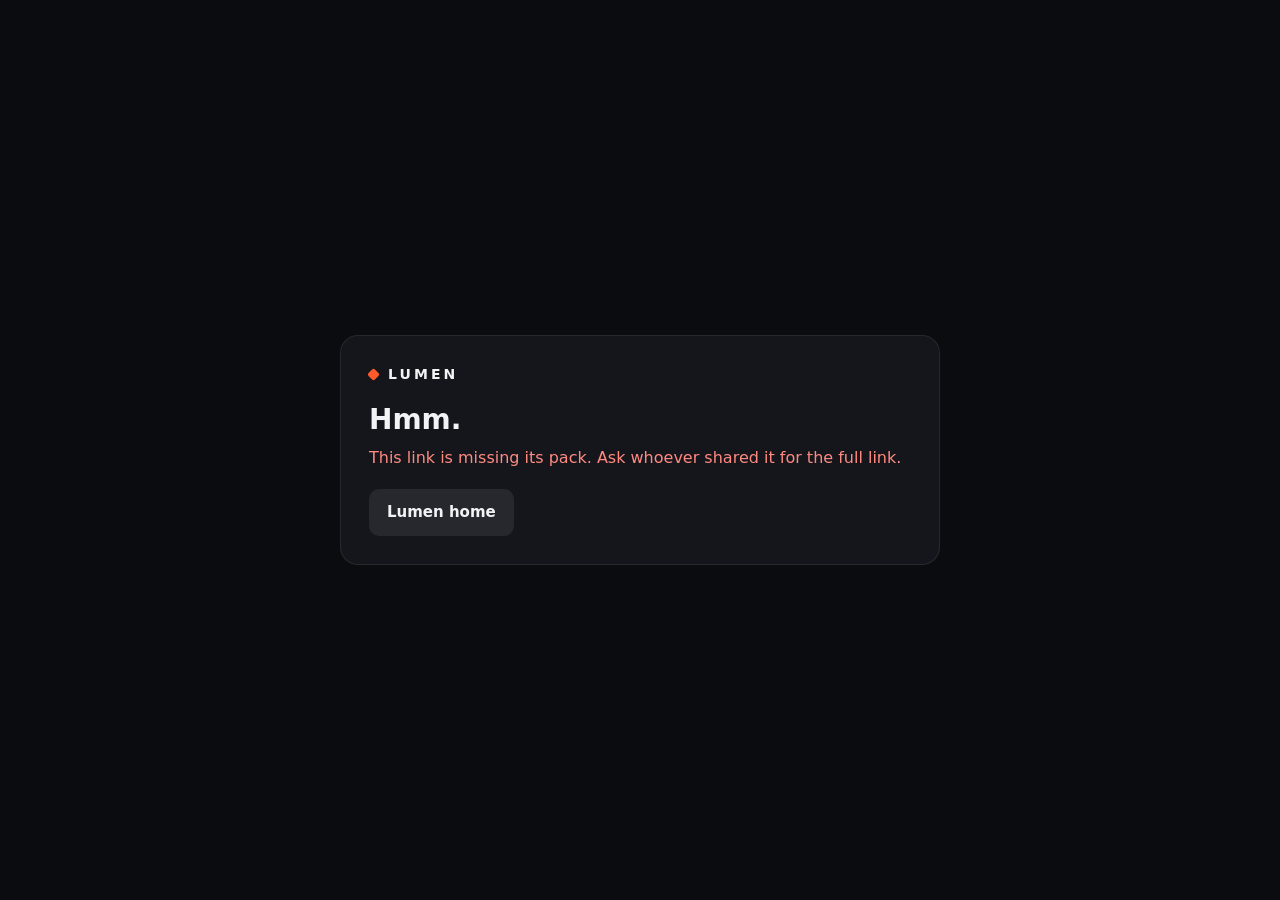
<file: docs/pack.html>
<!DOCTYPE html>
<html lang="en">
<head>
<meta charset="utf-8">
<meta name="viewport" content="width=device-width, initial-scale=1">
<title>Add-on pack · Lumen</title>
<meta name="robots" content="noindex">
<link rel="icon" href="img/favicon.png">
<style>
  :root { --bg: #0b0c10; --bg2: #14161c; --text: #f2f3f5; --muted: #9aa0ab; --accent: #ff5a2b; --line: rgba(255,255,255,.08); }
  * { box-sizing: border-box; }
  body { margin: 0; min-height: 100vh; background: var(--bg); color: var(--text); font: 16px/1.55 Inter, "Segoe UI", system-ui, -apple-system, sans-serif; display: grid; place-items: center; padding: 24px; }
  main { width: min(600px, 100%); background: var(--bg2); border: 1px solid var(--line); border-radius: 18px; padding: 28px; }
  .logo { display: flex; align-items: center; gap: 10px; font-weight: 800; letter-spacing: .22em; font-size: 14px; text-decoration: none; color: inherit; margin-bottom: 18px; }
  .logo i { width: 9px; height: 9px; background: var(--accent); transform: rotate(45deg); border-radius: 2px; }
  small { color: var(--muted); letter-spacing: .06em; text-transform: uppercase; font-size: 11.5px; }
  h1 { margin: 2px 0 10px; font-size: 28px; line-height: 1.15; }
  p { color: var(--muted); margin: 0 0 14px; }
  .warn { background: rgba(229,72,77,.14); border: 1px solid rgba(229,72,77,.55); color: #ffb4b0; border-radius: 10px; padding: 12px 14px; font-weight: 700; margin-bottom: 16px; }
  ul { list-style: none; padding: 0; margin: 0 0 18px; display: grid; gap: 6px; }
  li { background: rgba(255,255,255,.04); border-radius: 10px; padding: 9px 12px; display: flex; justify-content: space-between; gap: 12px; }
  li span { color: var(--muted); font-size: 13px; white-space: nowrap; }
  h2 { font-size: 15px; margin: 18px 0 8px; }
  .btns { display: flex; gap: 10px; flex-wrap: wrap; margin-top: 18px; }
  .btn { display: inline-flex; align-items: center; padding: 12px 18px; border-radius: 10px; font-weight: 700; text-decoration: none; border: 0; cursor: pointer; font-size: 15px; font-family: inherit; }
  .acc { background: var(--accent); color: #fff; } .ghost { background: rgba(255,255,255,.08); color: var(--text); }
  .small { font-size: 13.5px; }
  .err { color: #ff8a80; }
</style>
</head>
<body>
<main>
  <a class="logo" href="./"><i></i>LUMEN</a>
  <div id="out"><p>Opening the pack…</p></div>
</main>
<script>
(async () => {
  const out = document.getElementById('out');
  const esc = s => String(s ?? '').replace(/[&<>"']/g, c => ({ '&': '&amp;', '<': '&lt;', '>': '&gt;', '"': '&quot;', "'": '&#39;' }[c]));
  const d = location.hash.slice(1).trim();
  try {
    if (!/^[01][A-Za-z0-9_-]{16,}$/.test(d)) throw new Error('This link is missing its pack. Ask whoever shared it for the full link.');
    let s = d.slice(1).replace(/-/g, '+').replace(/_/g, '/'); while (s.length % 4) s += '=';
    let bytes = Uint8Array.from(atob(s), c => c.charCodeAt(0));
    if (d[0] === '1') bytes = new Uint8Array(await new Response(new Blob([bytes]).stream().pipeThrough(new DecompressionStream('deflate-raw'))).arrayBuffer());
    const p = JSON.parse(new TextDecoder().decode(bytes));
    if (p.lumenPack !== 1 || !Array.isArray(p.addons)) throw new Error('This isn’t a Lumen add-on pack.');
    const tag = e => e.svc === 'sportsstreams' ? 'Live sports · Premium with your token, or free' : e.svc ? (p.debrid ? 'Set up for you with your debrid key' : 'Set up for you with your Real-Debrid') : e.need?.length ? (p.debrid ? (e.alt?.torbox ? 'Real-Debrid or TorBox' : 'Real-Debrid only') : 'Uses your Real-Debrid') : e.p2p ? 'Free · torrents' : e.sports ? 'Sports' : 'Free';
    out.innerHTML = `<small>Add-on pack${p.by ? ' · by ' + esc(p.by) : ''}</small><h1>${esc(p.name || 'Add-on pack')}</h1>
      ${p.about ? `<p>${esc(p.about)}</p>` : ''}${p.warn ? `<div class="warn">⚠ ${esc(p.warn)}</div>` : ''}
      <h2>${p.addons.length} add-ons</h2><ul>${p.addons.map(e => `<li>${esc(e.n)}<span>${tag(e)}</span></li>`).join('')}</ul>
      ${p.setup?.length ? `<h2>Set up with your own account</h2><ul>${p.setup.map(x => `<li>${esc(x.n)}<span>after installing</span></li>`).join('')}</ul>` : ''}
      ${p.debrid ? '<p class="small">Works with <b>Real-Debrid, TorBox or both</b>. Lumen asks for your own key(s) when you install. They go into your add-ons on your device and nowhere else.</p>' : p.needs?.includes('realdebrid') ? '<p class="small">Lumen asks for your own Real-Debrid key when you install. It goes into your add-ons on your device and nowhere else.</p>' : ''}
      <div class="btns"><a class="btn acc" href="lumen://pack/${d}">Open in Lumen</a><button class="btn ghost" id="copy">Copy link</button><a class="btn ghost" href="packs.html">More packs</a><a class="btn ghost" href="./#download">Get Lumen</a></div>
      <p class="small" style="margin-top:14px">Nothing happens when you click Open? Copy the link and paste it into Lumen under <b>Add-ons → Packs</b>. Lumen doesn't make, host or check third-party add-ons — only install packs you trust.</p>`;
    document.getElementById('copy').onclick = async e => { try { await navigator.clipboard.writeText(location.href); e.target.textContent = 'Copied'; } catch { prompt('Copy this link:', location.href); } };
  } catch (e) { out.innerHTML = `<h1>Hmm.</h1><p class="err">${esc(e.message)}</p><div class="btns"><a class="btn ghost" href="./">Lumen home</a></div>`; }
})();
</script>
</body>
</html>
</file>
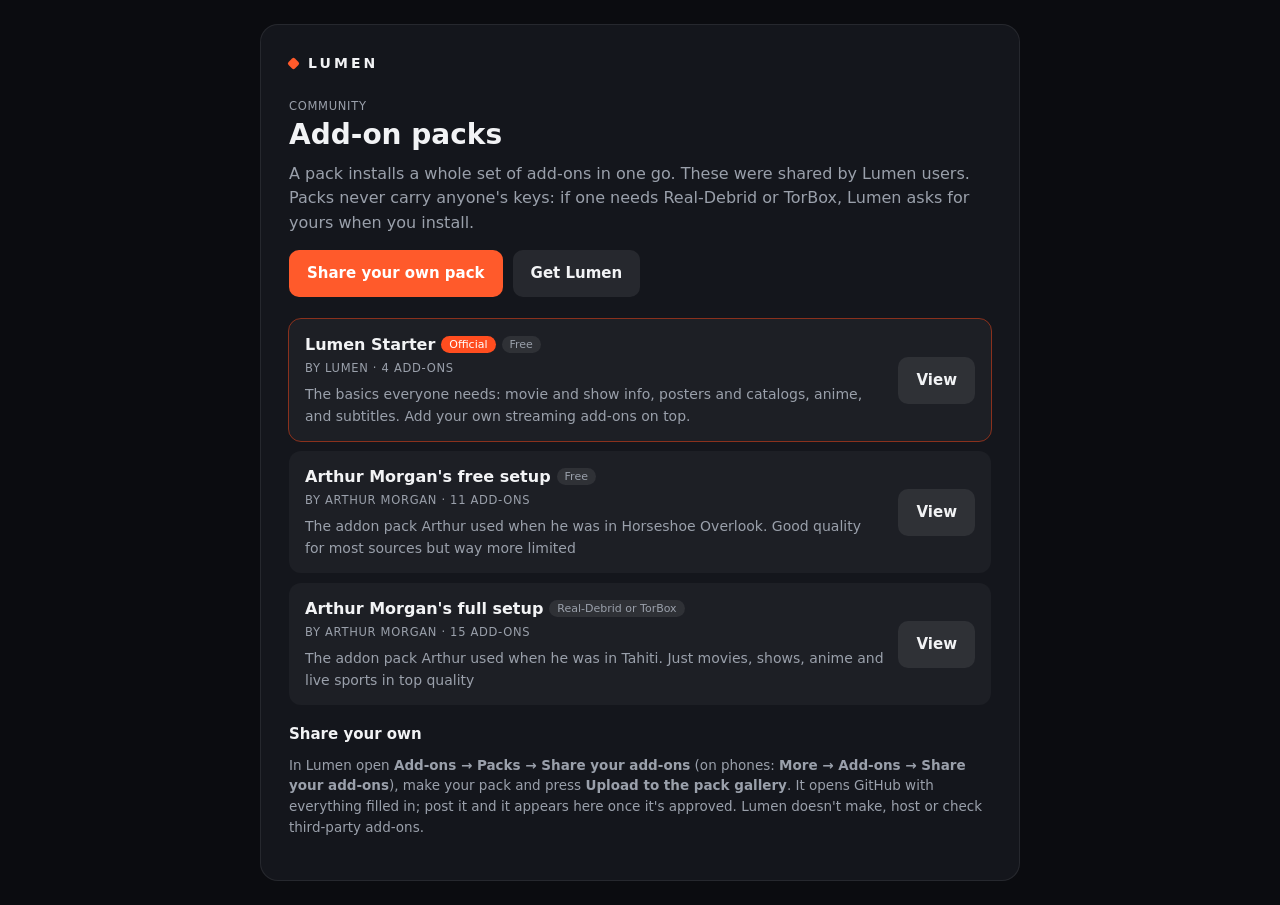
<file: docs/packs.html>
<!DOCTYPE html>
<html lang="en">
<head>
<meta charset="utf-8">
<meta name="viewport" content="width=device-width, initial-scale=1">
<title>Add-on packs · Lumen</title>
<link rel="icon" href="img/favicon.png">
<style>
  :root { --bg: #0b0c10; --bg2: #14161c; --text: #f2f3f5; --muted: #9aa0ab; --accent: #ff5a2b; --line: rgba(255,255,255,.08); }
  * { box-sizing: border-box; }
  body { margin: 0; min-height: 100vh; background: var(--bg); color: var(--text); font: 16px/1.55 Inter, "Segoe UI", system-ui, -apple-system, sans-serif; display: grid; place-items: center; padding: 24px; }
  main { width: min(600px, 100%); background: var(--bg2); border: 1px solid var(--line); border-radius: 18px; padding: 28px; }
  .logo { display: flex; align-items: center; gap: 10px; font-weight: 800; letter-spacing: .22em; font-size: 14px; text-decoration: none; color: inherit; margin-bottom: 18px; }
  .logo i { width: 9px; height: 9px; background: var(--accent); transform: rotate(45deg); border-radius: 2px; }
  small { color: var(--muted); letter-spacing: .06em; text-transform: uppercase; font-size: 11.5px; }
  h1 { margin: 2px 0 10px; font-size: 28px; line-height: 1.15; }
  p { color: var(--muted); margin: 0 0 14px; }
  .warn { background: rgba(229,72,77,.14); border: 1px solid rgba(229,72,77,.55); color: #ffb4b0; border-radius: 10px; padding: 12px 14px; font-weight: 700; margin-bottom: 16px; }
  ul { list-style: none; padding: 0; margin: 0 0 18px; display: grid; gap: 6px; }
  li { background: rgba(255,255,255,.04); border-radius: 10px; padding: 9px 12px; display: flex; justify-content: space-between; gap: 12px; }
  li span { color: var(--muted); font-size: 13px; white-space: nowrap; }
  h2 { font-size: 15px; margin: 18px 0 8px; }
  .btns { display: flex; gap: 10px; flex-wrap: wrap; margin-top: 18px; }
  .btn { display: inline-flex; align-items: center; padding: 12px 18px; border-radius: 10px; font-weight: 700; text-decoration: none; border: 0; cursor: pointer; font-size: 15px; font-family: inherit; }
  .acc { background: var(--accent); color: #fff; } .ghost { background: rgba(255,255,255,.08); color: var(--text); }
  .small { font-size: 13.5px; }
  .err { color: #ff8a80; }
  main { width: min(760px, 100%); }
  .pk { background: rgba(255,255,255,.04); border-radius: 12px; padding: 14px 16px; display: flex; gap: 14px; align-items: center; justify-content: space-between; margin-bottom: 10px; }
  .pk.off { outline: 1px solid rgba(255,77,31,.5); } .tag.of { background: #ff4d1f; color: #fff; } .pk b { font-size: 16px; } .pk small { display: block; margin-top: 2px; } .pk p { margin: 6px 0 0; font-size: 14px; }
  .tag { font-size: 11px; padding: 2px 8px; border-radius: 99px; background: rgba(255,255,255,.08); color: var(--muted); margin-left: 6px; vertical-align: 2px; }
</style>
</head>
<body>
<main>
  <a class="logo" href="./"><i></i>LUMEN</a>
  <small>Community</small><h1>Add-on packs</h1>
  <p>A pack installs a whole set of add-ons in one go. These were shared by Lumen users. Packs never carry anyone's keys: if one needs Real-Debrid or TorBox, Lumen asks for yours when you install.</p>
  <div class="btns" style="margin:0 0 22px"><a class="btn acc" href="#share" id="sh">Share your own pack</a><a class="btn ghost" href="./#download">Get Lumen</a></div>
  <div id="list"><p>Loading…</p></div>
  <h2 id="share">Share your own</h2>
  <p class="small">In Lumen open <b>Add-ons → Packs → Share your add-ons</b> (on phones: <b>More → Add-ons → Share your add-ons</b>), make your pack and press <b>Upload to the pack gallery</b>. It opens GitHub with everything filled in; post it and it appears here once it's approved. Lumen doesn't make, host or check third-party add-ons.</p>
</main>
<script>
(async () => {
  const el = document.getElementById('list');
  const esc = s => String(s ?? '').replace(/[&<>"']/g, c => ({ '&': '&amp;', '<': '&lt;', '>': '&gt;', '"': '&quot;', "'": '&#39;' }[c]));
  try {
    const ps = (await (await fetch('packs.json?t=' + Date.now())).json()).packs || [];
    ps.sort((x, y) => (y.official ? 1 : 0) - (x.official ? 1 : 0));
    el.innerHTML = ps.length ? ps.map(p => `<div class="pk${p.official ? ' off' : ''}"><div><b>${esc(p.name)}</b>${p.official ? '<span class="tag of">Official</span>' : ''}<span class="tag">${p.free ? 'Free' : p.debrid ? 'Real-Debrid or TorBox' : 'Real-Debrid'}</span>
      <small>${[p.by && 'by ' + esc(p.by), (p.count || 0) + ' add-ons'].filter(Boolean).join(' · ')}</small>${p.about ? `<p>${esc(p.about)}</p>` : ''}</div>
      <a class="btn ghost" href="${esc(p.link)}">View</a></div>`).join('') : '<p>No packs yet. Be the first!</p>';
  } catch { el.innerHTML = '<p class="err">Couldn’t load the packs.</p>'; }
})();
</script>
</body>
</html>
</file>
<file: docs/site.css>
:root{
  --bg:#0b0b0e; --bg2:#111116; --card:#15151b; --line:rgba(255,255,255,.08); --line2:rgba(255,255,255,.14);
  --text:#ececf1; --muted:#9a9aa8; --dim:#6e6e7b; --accent:#ff4d1f; --accent2:#ff8a4c;
  --display:"Clash Display","Switzer",ui-sans-serif,system-ui,sans-serif; --body:"Switzer",ui-sans-serif,system-ui,-apple-system,"Segoe UI",sans-serif;
  --r1:10px; --r2:16px; --r3:24px;
  --s1:8px; --s2:16px; --s3:24px; --s4:40px; --s5:64px; --s6:112px;
  --ease:cubic-bezier(.2,.7,.2,1); --fast:180ms; --slow:620ms;
  --wrap:1180px;
}
*{box-sizing:border-box;margin:0;padding:0}
html{scroll-behavior:smooth;-webkit-text-size-adjust:100%}
body{background:var(--bg);color:var(--text);font:17px/1.55 var(--body);-webkit-font-smoothing:antialiased;overflow-x:hidden}
a{color:inherit;text-decoration:none}
img{max-width:100%;display:block}
.wrap{max-width:var(--wrap);margin:0 auto;padding:0 var(--s3)}
:focus-visible{outline:2px solid var(--accent2);outline-offset:3px;border-radius:8px}
.k{font:600 12px/1 var(--body);letter-spacing:.18em;text-transform:uppercase;color:var(--accent2)}
h1,h2,h3{font-family:var(--display);font-weight:600;letter-spacing:-.01em;word-spacing:.05em;line-height:1.02}
h2{font-size:clamp(34px,5vw,58px)}
h3{font-size:22px;letter-spacing:-.01em;line-height:1.15}
.lead{color:var(--muted);font-size:clamp(17px,1.6vw,20px);max-width:62ch}
.btn{display:inline-flex;align-items:center;gap:10px;height:50px;padding:0 24px;border-radius:999px;font:700 16px/1 var(--body);border:1px solid var(--line2);background:rgba(255,255,255,.04);color:var(--text);transition:transform var(--fast) var(--ease),background var(--fast),border-color var(--fast);cursor:pointer}
.btn:hover{background:rgba(255,255,255,.09);border-color:rgba(255,255,255,.24)}
.btn:active{transform:scale(.97)}
.btn.pri{background:var(--accent);border-color:var(--accent);color:#fff;box-shadow:0 10px 30px -10px rgba(255,77,31,.7)}
.btn.pri:hover{background:#ff5f35}
.btn svg{width:18px;height:18px}

/* nav */
.nav{position:fixed;inset:0 0 auto;z-index:50;transition:background var(--fast),border-color var(--fast);border-bottom:1px solid transparent}
.nav.solid{background:rgba(11,11,14,.82);backdrop-filter:blur(14px);-webkit-backdrop-filter:blur(14px);border-color:var(--line)}
.nav .wrap{display:flex;align-items:center;height:68px;gap:var(--s3)}
.logo{display:flex;align-items:center;gap:12px;font:700 15px/1 var(--body);letter-spacing:.32em}
.logo i{width:12px;height:12px;background:var(--accent);transform:rotate(45deg);border-radius:2px;box-shadow:0 0 18px rgba(255,77,31,.8)}
.nav nav{display:flex;gap:4px;margin-left:auto}
.nav nav a{padding:9px 14px;border-radius:999px;color:var(--muted);font-weight:500;font-size:15px;transition:color var(--fast),background var(--fast)}
.nav nav a:hover{color:var(--text);background:rgba(255,255,255,.06)}
.nav .btn{height:40px;padding:0 18px;font-size:14px}
@media(max-width:860px){.nav nav{display:none}.nav .btn{margin-left:auto}}

/* hero */
.hero{position:relative;padding:150px 0 var(--s5);overflow:hidden}
.hero:before{content:"";position:absolute;left:50%;top:330px;width:1100px;height:700px;transform:translateX(-50%);background:radial-gradient(closest-side,rgba(255,77,31,.30),rgba(255,77,31,.08) 55%,transparent);filter:blur(10px);pointer-events:none}
.hero-copy{position:relative;text-align:center;max-width:860px;margin:0 auto}
.hero h1{font-size:clamp(44px,8vw,104px);font-weight:600;letter-spacing:-.02em;word-spacing:.08em;line-height:.95}
.hero h1 em{font-style:normal;color:var(--accent2)}
.hero .lead{margin:var(--s3) auto 0;text-align:center}
.cta{display:flex;gap:12px;justify-content:center;flex-wrap:wrap;margin-top:var(--s4)}
.plats{margin-top:18px;color:var(--dim);font-size:14px}
.word{display:inline-block;margin:0 .07em;opacity:0;transform:translateY(.4em);filter:blur(6px);animation:rise .8s var(--ease) forwards}
@keyframes rise{to{opacity:1;transform:none;filter:none}}

/* app window */
.win{position:relative;margin:72px auto 0;max-width:1100px;border-radius:var(--r3);background:linear-gradient(180deg,#15151b,#0e0e12);border:1px solid var(--line2);box-shadow:0 60px 120px -40px rgba(0,0,0,.9),0 0 0 1px rgba(255,255,255,.02) inset;overflow:hidden;opacity:0;transform:translateY(40px) scale(.98);animation:winin 1s .45s var(--ease) forwards}
@keyframes winin{to{opacity:1;transform:none}}
.wbar{display:flex;align-items:center;gap:18px;height:48px;padding:0 20px;border-bottom:1px solid var(--line)}
.wbar .logo{font-size:11px;letter-spacing:.3em}.wbar .logo i{width:8px;height:8px}
.wtabs{display:flex;gap:16px;font-size:13px;color:var(--dim)}.wtabs b{color:var(--text);font-weight:600;border-bottom:2px solid var(--accent);padding-bottom:3px}
.wdots{margin-left:auto;display:flex;gap:7px}.wdots i{width:10px;height:10px;border-radius:50%;background:#2a2a33}
.whero{position:relative;height:300px;overflow:hidden}
.whero svg{position:absolute;inset:0;width:100%;height:100%}
.whero .wh-copy{position:absolute;left:36px;bottom:34px;max-width:420px}
.whero .wh-copy small{font:700 10px/1 var(--body);letter-spacing:.2em;color:var(--accent2)}
.whero .wh-copy b{display:block;font:600 44px/1 var(--display);letter-spacing:-.03em;margin:10px 0 8px}
.whero .wh-copy p{font-size:13px;color:#c9c9d3;line-height:1.5}
.whero .wh-copy .row{display:flex;gap:8px;margin-top:14px}
.chip{display:inline-flex;align-items:center;gap:6px;height:30px;padding:0 14px;border-radius:999px;background:#fff;color:#111;font-size:12px;font-weight:700}
.chip.g{background:rgba(255,255,255,.12);color:#fff}
.wrow{padding:18px 36px 0}
.wrow h4{font:600 13px/1 var(--body);color:#d6d6de;margin-bottom:12px}
.posters{display:flex;gap:12px}
.pst{flex:1 0 0;min-width:0;aspect-ratio:2/3;border-radius:10px;overflow:hidden;position:relative;opacity:0;transform:translateY(16px);animation:rise .7s var(--ease) forwards}
.pst svg{width:100%;height:100%;display:block}
.pst span{position:absolute;left:8px;right:8px;bottom:8px;font:600 11px/1.15 var(--display);letter-spacing:-.01em;text-shadow:0 1px 8px rgba(0,0,0,.7)}
.pst .pg{position:absolute;left:0;bottom:0;height:3px;background:var(--accent)}
.wrow + .wrow{padding-bottom:26px}
@media(max-width:700px){.whero{height:220px}.whero .wh-copy{left:20px;bottom:20px}.whero .wh-copy b{font-size:30px}.whero .wh-copy p{display:none}.wrow{padding:14px 20px 0}.posters .pst:nth-child(n+4){display:none}.wtabs span:nth-child(n+4){display:none}}

/* sections */
section{position:relative;padding:var(--s6) 0}
.sh{max-width:760px;margin-bottom:var(--s5)}
.sh .k{display:block;margin-bottom:var(--s2)}
.sh .lead{margin-top:var(--s2)}
.reveal{opacity:0;transform:translateY(24px);transition:opacity var(--slow) var(--ease),transform var(--slow) var(--ease)}
.reveal.in{opacity:1;transform:none}

/* categories */
.cats{display:grid;grid-template-columns:repeat(6,1fr);gap:14px}
.cat{position:relative;grid-column:span 2;height:300px;border-radius:var(--r2);overflow:hidden;background:var(--card);border:1px solid var(--line);isolation:isolate;transition:transform 300ms var(--ease),border-color var(--fast)}
.cat:hover{transform:translateY(-4px);border-color:var(--line2)}
.cat.wide{grid-column:span 3}
.cat .art{position:absolute;inset:0;z-index:-1}
.cat .art svg{width:100%;height:100%;display:block}
.cat .lbl{position:absolute;left:22px;right:22px;bottom:20px}
.cat .lbl b{display:block;font:600 28px/1 var(--display);letter-spacing:-.02em}
.cat .lbl small{color:#cfcfd8;font-size:14px}
.cat:after{content:"";position:absolute;inset:auto 0 0;height:60%;background:linear-gradient(180deg,transparent,rgba(8,8,10,.92));z-index:-1}
@media(max-width:900px){.cats{grid-template-columns:1fr 1fr}.cat,.cat.wide{grid-column:span 1;height:230px}}
@media(max-width:520px){.cats{grid-template-columns:1fr}}

/* story features (bento with real screenshots) */
.bento{display:grid;grid-template-columns:repeat(12,1fr);gap:14px}
.tile{position:relative;border-radius:var(--r2);background:var(--card);border:1px solid var(--line);overflow:hidden;padding:30px;display:flex;flex-direction:column;gap:10px;min-height:260px}
.tile p{color:var(--muted);font-size:16px;max-width:52ch}
.tile .ic{width:40px;height:40px;border-radius:12px;display:grid;place-items:center;background:rgba(255,77,31,.12);color:var(--accent2);margin-bottom:6px}
.tile .ic svg{width:20px;height:20px}
.t-big{grid-column:span 7;min-height:440px}
.t-tall{grid-column:span 5;min-height:440px}
.t-6{grid-column:span 6}.t-4{grid-column:span 4}
.shot{margin-top:auto;align-self:center;width:min(300px,82%);border-radius:18px;border:1px solid var(--line2);box-shadow:0 30px 60px -20px rgba(0,0,0,.8);transform:translateY(40px)}
.t-big .shot{width:min(330px,70%)}
.eplist{margin-top:auto;display:flex;flex-direction:column;gap:8px}
.ep{display:flex;align-items:center;gap:14px;padding:12px 14px;border-radius:12px;background:#0e0e12;border:1px solid var(--line);font-size:15px}
.ep b{width:26px;color:var(--dim);font-weight:700}.ep span{flex:1;min-width:0;white-space:nowrap;overflow:hidden;text-overflow:ellipsis}
.ep em{font-style:normal;font-size:12px;font-weight:700;color:var(--muted)}
.ep.skip{opacity:.5}.ep.skip span{text-decoration:line-through;text-decoration-color:rgba(255,255,255,.35)}
.ep.now{border-color:rgba(255,77,31,.6)}.ep.now em{color:var(--accent2)}
.saved{font-size:13px;color:var(--accent2);font-weight:700;padding:4px 2px 0}
.storybar{margin-top:auto;padding:22px;border-radius:14px;background:#0e0e12;border:1px solid var(--line)}
.sb-t{display:flex;justify-content:space-between;font-size:12px;color:var(--dim);margin-bottom:10px}
.sb{position:relative;height:12px;border-radius:6px;background:#23232b;overflow:hidden;display:flex}
.sb i{display:block;height:100%}
.sb .an{width:58%;background:linear-gradient(90deg,#ff4d1f,#ff8a4c)}
.sb .mg{flex:1;background:repeating-linear-gradient(90deg,#3a3a46 0 6px,#2c2c35 6px 9px)}
.sb-m{position:absolute;top:-5px;left:58%;width:2px;height:22px;background:#fff}
.sb-l{display:flex;justify-content:space-between;font-size:13px;margin-top:10px}
.sb-l b{color:var(--accent2)}
@media(max-width:900px){.t-big,.t-tall,.t-6,.t-4{grid-column:span 12;min-height:0}.shot{transform:none;margin-top:16px}}

/* feature list */
.feats{display:grid;grid-template-columns:repeat(3,1fr);gap:1px;background:var(--line);border:1px solid var(--line);border-radius:var(--r2);overflow:hidden}
.ft{background:var(--bg);padding:28px 26px}
.ft b{display:flex;align-items:center;gap:10px;font:600 17px/1.2 var(--body);margin-bottom:8px}
.ft b svg{width:18px;height:18px;color:var(--accent2);flex:none}
.ft p{color:var(--muted);font-size:15px}
@media(max-width:900px){.feats{grid-template-columns:1fr 1fr}}@media(max-width:560px){.feats{grid-template-columns:1fr}}

/* steps + downloads */
.steps{display:grid;grid-template-columns:repeat(3,1fr);gap:14px;counter-reset:s}
.step{padding:30px;border-radius:var(--r2);background:var(--card);border:1px solid var(--line)}
.step:before{counter-increment:s;content:counter(s);display:grid;place-items:center;width:34px;height:34px;border-radius:50%;background:rgba(255,77,31,.14);color:var(--accent2);font:700 15px/1 var(--body);margin-bottom:18px}
.step p{color:var(--muted);font-size:15px;margin-top:8px}
.step .btn{margin-top:18px;height:42px;font-size:14px}
@media(max-width:900px){.steps{grid-template-columns:1fr}}
.dls{display:grid;grid-template-columns:repeat(5,1fr);gap:14px}
.dl{display:flex;flex-direction:column;gap:6px;padding:26px 22px;border-radius:var(--r2);background:var(--card);border:1px solid var(--line);transition:border-color var(--fast),transform var(--fast) var(--ease)}
.dl:hover{border-color:rgba(255,77,31,.55);transform:translateY(-3px)}
.dl svg{width:30px;height:30px;margin-bottom:12px;color:var(--text)}
.dl b{font:600 20px/1.1 var(--display)}
.dl small{color:var(--muted);font-size:13.5px;line-height:1.45}
.dl .go{margin-top:auto;padding-top:14px;color:var(--accent2);font-weight:700;font-size:14px}
.tag{display:inline-block;font:700 10px/1 var(--body);letter-spacing:.12em;text-transform:uppercase;padding:5px 7px;border-radius:6px;background:rgba(255,255,255,.08);color:var(--muted);vertical-align:3px;margin-left:6px}
@media(max-width:1000px){.dls{grid-template-columns:1fr 1fr}}@media(max-width:520px){.dls{grid-template-columns:1fr}}
.note{margin-top:var(--s3);color:var(--dim);font-size:14px}
.note code{color:var(--muted)}

/* faq */
.faq{max-width:820px}
details{border-bottom:1px solid var(--line)}
summary{list-style:none;cursor:pointer;padding:22px 0;font:600 19px/1.3 var(--body);display:flex;justify-content:space-between;gap:20px}
summary::-webkit-details-marker{display:none}
summary:after{content:"+";color:var(--accent2);font-size:24px;line-height:1;transition:transform var(--fast) var(--ease)}
details[open] summary:after{transform:rotate(45deg)}
details p{color:var(--muted);padding:0 0 22px;max-width:70ch}
details a{color:var(--text);text-decoration:underline;text-underline-offset:3px}

footer{border-top:1px solid var(--line);padding:var(--s5) 0 var(--s4);color:var(--dim);font-size:14px}
footer .wrap{display:flex;gap:var(--s4);flex-wrap:wrap;justify-content:space-between}
footer p{max-width:60ch}
footer nav{display:flex;gap:18px;flex-wrap:wrap}
footer a:hover{color:var(--text)}

@media(prefers-reduced-motion:reduce){*,*:before,*:after{animation-duration:.01ms!important;animation-delay:0ms!important;transition:none!important}.word,.pst,.win{opacity:1;transform:none;filter:none}.reveal{opacity:1;transform:none}}

/* real app screenshots */
.win.shot{overflow:hidden;padding:0;line-height:0;width:100%}.win.shot img{display:block;width:100%;height:auto}
.cat .art img{width:100%;height:100%;object-fit:cover;object-position:top center;display:block}
.cat .art:after{content:"";position:absolute;inset:0;background:linear-gradient(180deg,rgba(11,11,14,0) 35%,rgba(11,11,14,.92) 100%)}
.lazy-note{font:600 clamp(22px,3vw,34px)/1.3 var(--display);letter-spacing:-.01em;max-width:900px;margin-top:14px;color:var(--text,#f2f2f5)}

/* hero aside line */
.hero .lead.haruhi{font-size:.95rem;opacity:.75;margin-top:10px}
/* first launch help */
.firstrun{margin-top:28px;padding:24px;border:1px solid rgba(255,255,255,.09);border-radius:16px;background:rgba(255,255,255,.02)}
.firstrun h3{margin:0 0 6px}.firstrun>p{color:var(--muted,#a3a3ad);margin:0 0 16px}
.fr-grid{display:grid;grid-template-columns:repeat(auto-fit,minmax(220px,1fr));gap:18px}
.fr-grid b{display:block;margin-bottom:6px}.fr-grid ol{margin:0;padding-left:20px;color:var(--muted,#a3a3ad);line-height:1.55;font-size:.95rem}
.fr-grid code{font-size:.85em;white-space:normal;word-break:break-word}
/* screenshot viewer */
.lb-can{cursor:zoom-in;transition:transform var(--fast) var(--ease),filter var(--fast) var(--ease)}
.lb-can:hover{filter:brightness(1.06)}
.lb-can:focus-visible{outline:2px solid var(--accent);outline-offset:3px}
.lb-lock,.lb-lock body{overflow:hidden}
.lb{position:fixed;inset:0;z-index:1000;display:flex;align-items:center;justify-content:center;gap:12px;padding:56px 12px 24px;background:rgba(6,6,9,.92);
  -webkit-backdrop-filter:blur(8px);backdrop-filter:blur(8px);opacity:0;visibility:hidden;transition:opacity 220ms var(--ease),visibility 0s 220ms}
.lb.on{opacity:1;visibility:visible;transition:opacity 220ms var(--ease)}
.lb-fig{margin:0;flex:1;min-width:0;height:100%;display:flex;flex-direction:column;align-items:center;justify-content:center;gap:12px}
.lb-fig img{max-width:100%;max-height:calc(100% - 40px);object-fit:contain;border-radius:12px;border:1px solid var(--line2);box-shadow:0 30px 80px rgba(0,0,0,.6);
  transform:scale(.97);transition:transform 260ms var(--ease)}
.lb.on .lb-fig img{transform:none}
.lb-fig figcaption{color:var(--muted);font-size:14px;text-align:center;max-width:70ch}
.lb button{font:inherit;color:var(--text);background:rgba(255,255,255,.08);border:1px solid var(--line2);border-radius:999px;cursor:pointer;
  display:grid;place-items:center;transition:background var(--fast) var(--ease),transform var(--fast) var(--ease)}
.lb button:hover{background:rgba(255,255,255,.16)}
.lb button:active{transform:scale(.94)}
.lb button:focus-visible{outline:2px solid var(--accent);outline-offset:2px}
.lb-x{position:absolute;top:12px;right:12px;width:44px;height:44px;font-size:28px;line-height:1}
.lb-nav{flex:none;width:48px;height:48px;font-size:32px;line-height:1}
@media(max-width:700px){.lb{padding:56px 0 16px}.lb .lb-nav{display:none}.lb-fig img{border-radius:0;border-left:0;border-right:0}}
@media(prefers-reduced-motion:reduce){.lb,.lb-fig img{transition:none}}
/* gallery */
.gal{display:grid;grid-template-columns:repeat(12,1fr);gap:var(--s3)}
.gl{margin:0;border-radius:var(--r2);overflow:hidden;background:var(--card);border:1px solid var(--line);display:flex;flex-direction:column;transition:border-color var(--fast) var(--ease),transform 300ms var(--ease)}
.gl:hover{border-color:var(--line2);transform:translateY(-3px)}
.gl img{display:block;width:100%;height:auto;aspect-ratio:16/9;object-fit:cover}
.gl figcaption{padding:16px 20px 18px;color:var(--muted);font-size:15px;line-height:1.45}
.gl figcaption b{display:block;color:var(--text);font:600 19px/1.2 var(--display);letter-spacing:-.01em;margin-bottom:4px}
.g6{grid-column:span 6}.g4{grid-column:span 4}
@media(max-width:900px){.gal{grid-template-columns:1fr}.g6,.g4{grid-column:auto}}
</file>
